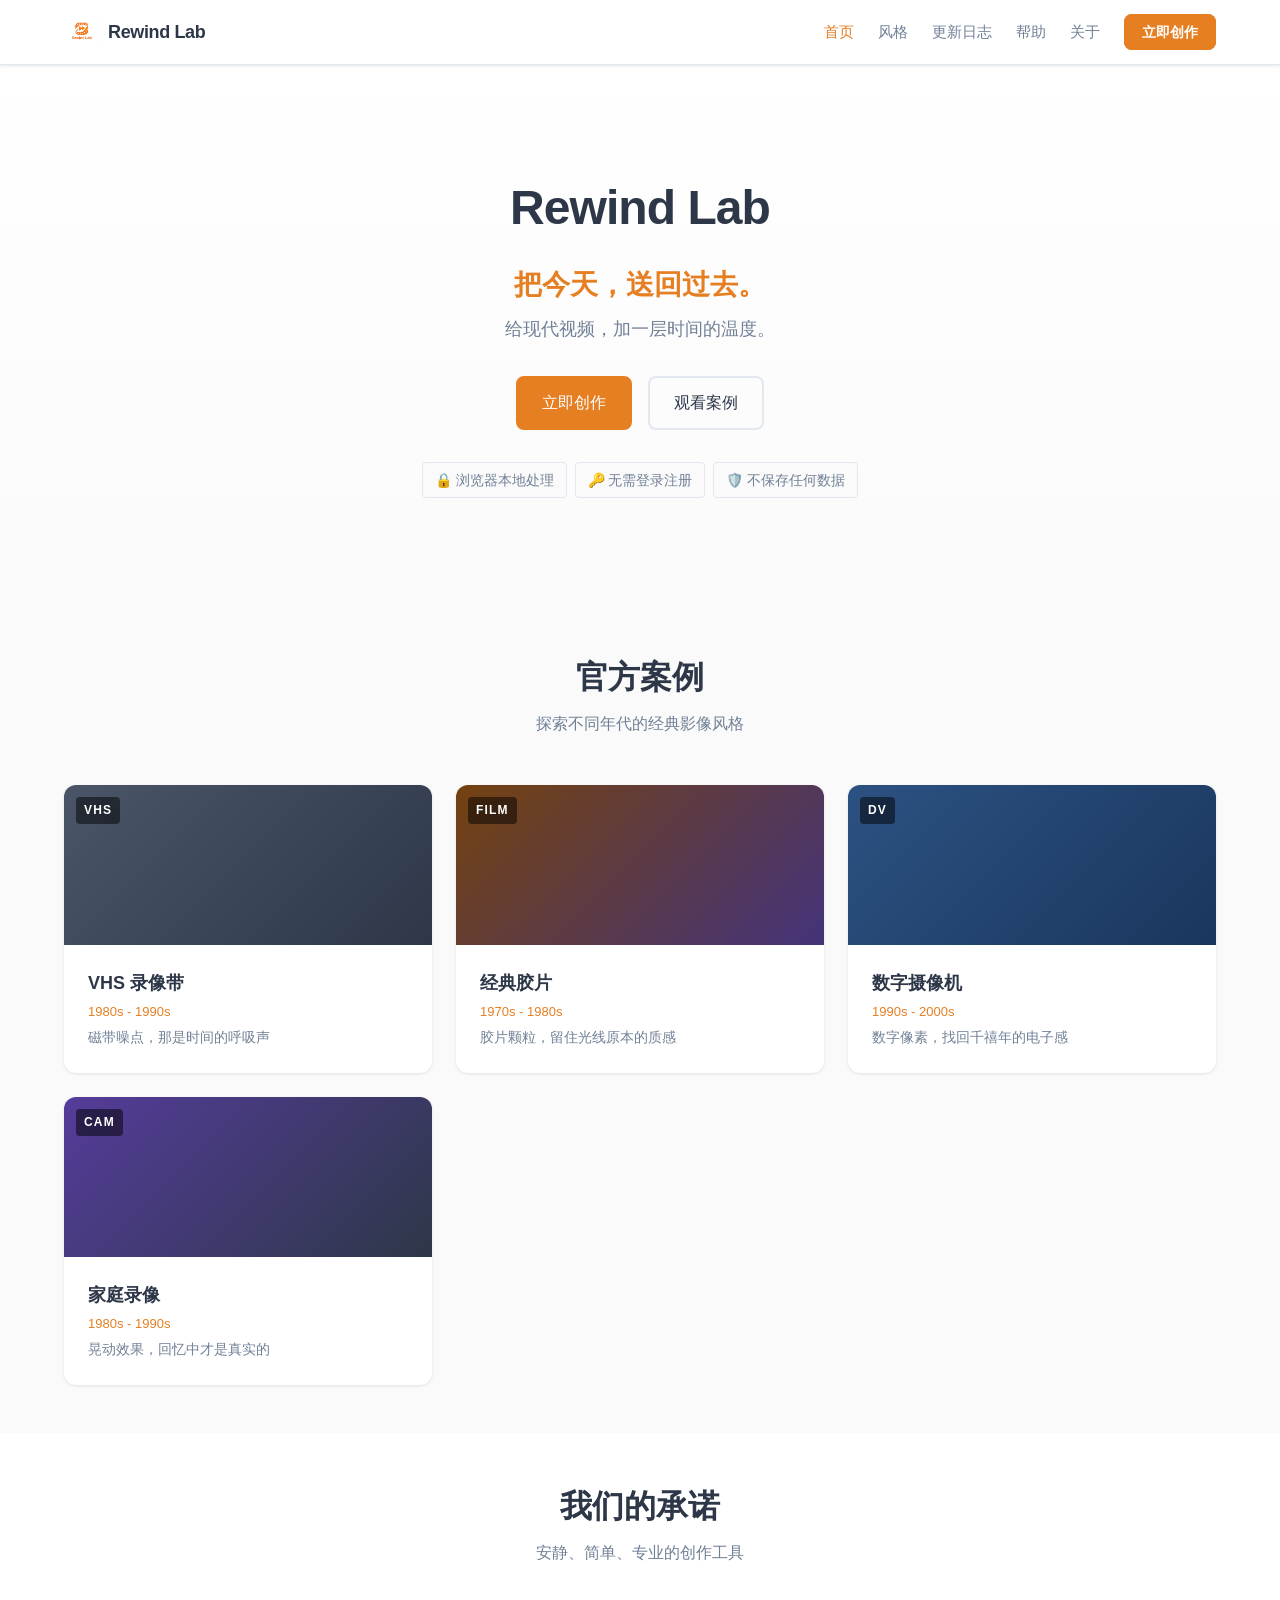
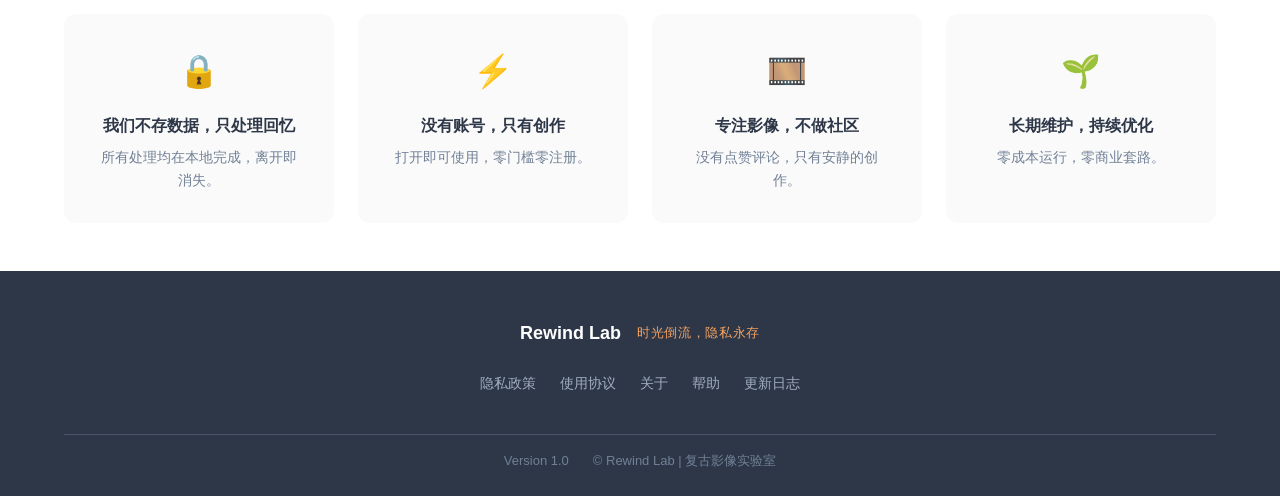
<file: index.html>
<!DOCTYPE html>
<html lang="zh-CN">
<head>
<meta charset="UTF-8">
<meta name="viewport" content="width=device-width, initial-scale=1.0">
<meta name="description" content="Rewind Lab - 把今天，送回过去。免费、隐私优先的复古视频处理工具。">
<title>Rewind Lab | 复古影像实验室</title>
<link rel="stylesheet" href="css/global.css">
<link rel="stylesheet" href="css/components/navbar.css">
<link rel="icon" href="assets/images/logo.jpg">
</head>
<body>

<nav class="navbar" id="navbar">
<div class="nav-container">
<div class="nav-brand">
<img src="assets/images/logo.jpg" alt="Rewind Lab Logo" class="nav-logo">
<span class="nav-title">Rewind Lab</span>
</div>
<ul class="nav-menu" id="navMenu">
<li><a href="index.html" class="nav-link active">首页</a></li>
<li><a href="styles.html" class="nav-link">风格</a></li>
<li><a href="changelog.html" class="nav-link">更新日志</a></li>
<li><a href="help.html" class="nav-link">帮助</a></li>
<li><a href="about.html" class="nav-link">关于</a></li>
<li><a href="create.html" class="nav-btn nav-btn-primary">立即创作</a></li>
</ul>
<button class="nav-toggle" id="navToggle" aria-label="菜单">
<span class="hamburger-line"></span>
<span class="hamburger-line"></span>
<span class="hamburger-line"></span>
</button>
</div>
</nav>

<section class="hero">
<div class="hero-container">
<h1 class="hero-title">Rewind Lab</h1>
<p class="hero-subtitle">把今天，送回过去。</p>
<p class="hero-description">给现代视频，加一层时间的温度。</p>
<div class="hero-cta">
<a href="create.html" class="btn btn-primary">立即创作</a>
<a href="#cases" class="btn btn-secondary">观看案例</a>
</div>
<div class="hero-badges">
<span class="badge">🔒 浏览器本地处理</span>
<span class="badge">🔑 无需登录注册</span>
<span class="badge">🛡️ 不保存任何数据</span>
</div>
</div>
</section>

<section class="cases" id="cases">
<div class="container">
<h2 class="section-title">官方案例</h2>
<p class="section-subtitle">探索不同年代的经典影像风格</p>
<div class="cases-grid">
<div class="case-card">
<div class="case-thumbnail" style="background:linear-gradient(135deg,#4a5568,#2d3748)">
<span class="case-label">VHS</span>
</div>
<div class="case-info">
<h3>VHS 录像带</h3>
<p class="case-era">1980s - 1990s</p>
<p class="case-features">磁带噪点，那是时间的呼吸声</p>
</div>
</div>
<div class="case-card">
<div class="case-thumbnail" style="background:linear-gradient(135deg,#744210,#44337a)">
<span class="case-label">FILM</span>
</div>
<div class="case-info">
<h3>经典胶片</h3>
<p class="case-era">1970s - 1980s</p>
<p class="case-features">胶片颗粒，留住光线原本的质感</p>
</div>
</div>
<div class="case-card">
<div class="case-thumbnail" style="background:linear-gradient(135deg,#2c5282,#1a365d)">
<span class="case-label">DV</span>
</div>
<div class="case-info">
<h3>数字摄像机</h3>
<p class="case-era">1990s - 2000s</p>
<p class="case-features">数字像素，找回千禧年的电子感</p>
</div>
</div>
<div class="case-card">
<div class="case-thumbnail" style="background:linear-gradient(135deg,#553c9a,#2d3748)">
<span class="case-label">CAM</span>
</div>
<div class="case-info">
<h3>家庭录像</h3>
<p class="case-era">1980s - 1990s</p>
<p class="case-features">晃动效果，回忆中才是真实的</p>
</div>
</div>
</div>
</div>
</section>

<section class="promises">
<div class="container">
<h2 class="section-title">我们的承诺</h2>
<p class="section-subtitle">安静、简单、专业的创作工具</p>
<div class="promises-grid">
<div class="promise-card">
<div class="promise-icon">🔒</div>
<h3>我们不存数据，只处理回忆</h3>
<p>所有处理均在本地完成，离开即消失。</p>
</div>
<div class="promise-card">
<div class="promise-icon">⚡</div>
<h3>没有账号，只有创作</h3>
<p>打开即可使用，零门槛零注册。</p>
</div>
<div class="promise-card">
<div class="promise-icon">🎞️</div>
<h3>专注影像，不做社区</h3>
<p>没有点赞评论，只有安静的创作。</p>
</div>
<div class="promise-card">
<div class="promise-icon">🌱</div>
<h3>长期维护，持续优化</h3>
<p>零成本运行，零商业套路。</p>
</div>
</div>
</div>
</section>

<footer class="footer">
<div class="container">
<div class="footer-content">
<div class="footer-brand">
<span>Rewind Lab</span>
<span class="footer-tagline">时光倒流，隐私永存</span>
</div>
<div class="footer-links">
<a href="privacy.html">隐私政策</a>
<a href="terms.html">使用协议</a>
<a href="about.html">关于</a>
<a href="help.html">帮助</a>
<a href="changelog.html">更新日志</a>
</div>
<div class="footer-meta">
<p>Version 1.0</p>
<p>© Rewind Lab | 复古影像实验室</p>
</div>
</div>
</div>
</footer>

<script src="js/modules/navbar.js"></script>
</body>
</html>
</file>
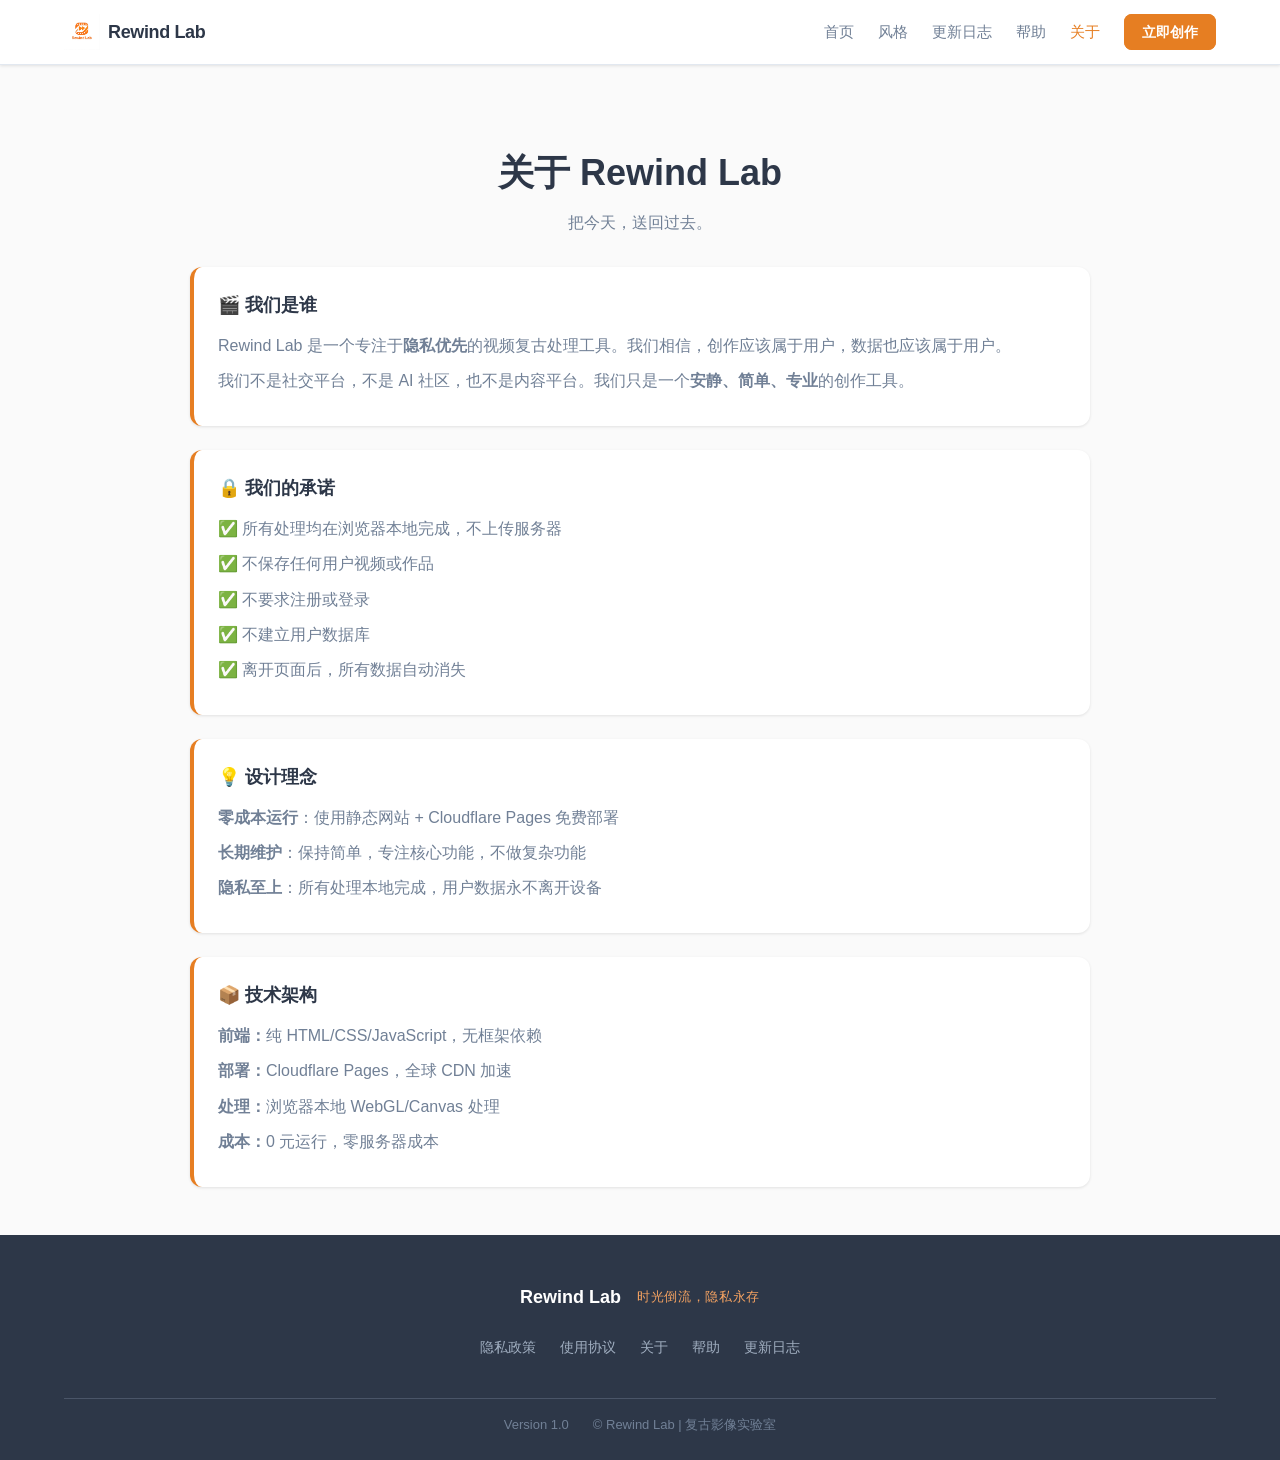
<file: about.html>
<!DOCTYPE html>
<html lang="zh-CN">
<head>
<meta charset="UTF-8">
<meta name="viewport" content="width=device-width, initial-scale=1.0">
<title>关于 Rewind Lab | 复古影像实验室</title>
<link rel="stylesheet" href="css/global.css">
<link rel="stylesheet" href="css/components/navbar.css">
<link rel="icon" href="assets/images/logo.jpg">
</head>
<body>

<nav class="navbar" id="navbar">
<div class="nav-container">
<div class="nav-brand">
<img src="assets/images/logo.jpg" alt="Rewind Lab Logo" class="nav-logo">
<span class="nav-title">Rewind Lab</span>
</div>
<ul class="nav-menu" id="navMenu">
<li><a href="index.html" class="nav-link">首页</a></li>
<li><a href="styles.html" class="nav-link">风格</a></li>
<li><a href="changelog.html" class="nav-link">更新日志</a></li>
<li><a href="help.html" class="nav-link">帮助</a></li>
<li><a href="about.html" class="nav-link active">关于</a></li>
<li><a href="create.html" class="nav-btn nav-btn-primary">立即创作</a></li>
</ul>
<button class="nav-toggle" id="navToggle"><span class="hamburger-line"></span><span class="hamburger-line"></span><span class="hamburger-line"></span></button>
</div>
</nav>

<main class="page-main">
<div class="container">
<div class="page-hero">
<h1>关于 Rewind Lab</h1>
<p>把今天，送回过去。</p>
</div>

<div class="page-content">

<div class="info-card">
<h2>🎬 我们是谁</h2>
<p>Rewind Lab 是一个专注于<strong>隐私优先</strong>的视频复古处理工具。我们相信，创作应该属于用户，数据也应该属于用户。</p>
<p>我们不是社交平台，不是 AI 社区，也不是内容平台。我们只是一个<strong>安静、简单、专业</strong>的创作工具。</p>
</div>

<div class="info-card">
<h2>🔒 我们的承诺</h2>
<ul style="list-style:none;padding:0">
<li>✅ 所有处理均在浏览器本地完成，不上传服务器</li>
<li>✅ 不保存任何用户视频或作品</li>
<li>✅ 不要求注册或登录</li>
<li>✅ 不建立用户数据库</li>
<li>✅ 离开页面后，所有数据自动消失</li>
</ul>
</div>

<div class="info-card">
<h2>💡 设计理念</h2>
<p><strong>零成本运行</strong>：使用静态网站 + Cloudflare Pages 免费部署</p>
<p><strong>长期维护</strong>：保持简单，专注核心功能，不做复杂功能</p>
<p><strong>隐私至上</strong>：所有处理本地完成，用户数据永不离开设备</p>
</div>

<div class="info-card">
<h2>📦 技术架构</h2>
<p><strong>前端：</strong>纯 HTML/CSS/JavaScript，无框架依赖</p>
<p><strong>部署：</strong>Cloudflare Pages，全球 CDN 加速</p>
<p><strong>处理：</strong>浏览器本地 WebGL/Canvas 处理</p>
<p><strong>成本：</strong>0 元运行，零服务器成本</p>
</div>

</div>
</div>
</main>

<footer class="footer">
<div class="container">
<div class="footer-content">
<div class="footer-brand">
<span>Rewind Lab</span>
<span class="footer-tagline">时光倒流，隐私永存</span>
</div>
<div class="footer-links">
<a href="privacy.html">隐私政策</a>
<a href="terms.html">使用协议</a>
<a href="about.html">关于</a>
<a href="help.html">帮助</a>
<a href="changelog.html">更新日志</a>
</div>
<div class="footer-meta">
<p>Version 1.0</p>
<p>© Rewind Lab | 复古影像实验室</p>
</div>
</div>
</div>
</footer>

<script src="js/modules/navbar.js"></script>
</body>
</html>
</file>
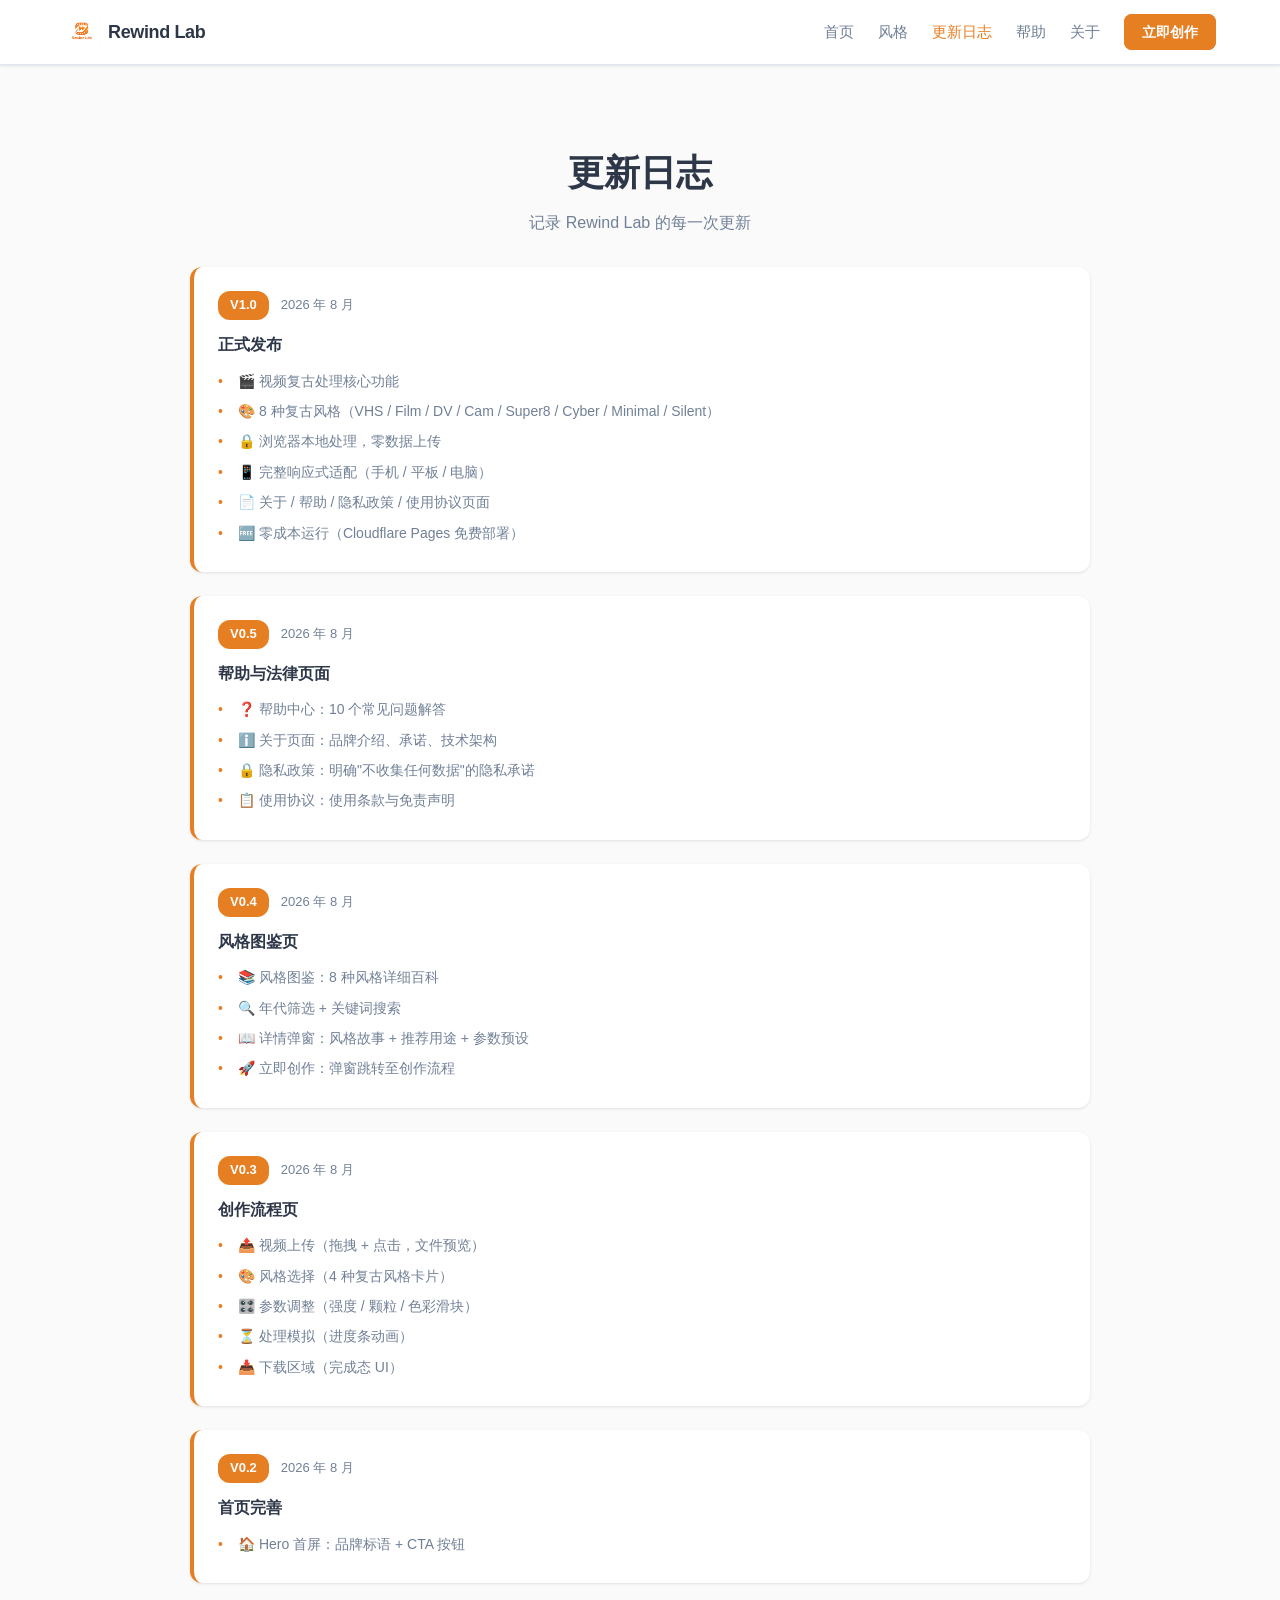
<file: changelog.html>
<!DOCTYPE html>
<html lang="zh-CN">
<head>
<meta charset="UTF-8">
<meta name="viewport" content="width=device-width, initial-scale=1.0">
<title>更新日志 | Rewind Lab</title>
<link rel="stylesheet" href="css/global.css">
<link rel="stylesheet" href="css/components/navbar.css">
<link rel="icon" href="assets/images/logo.jpg" type="image/jpg">
</head>
<body>

<nav class="navbar" id="navbar">
<div class="nav-container">
<div class="nav-brand">
<img src="assets/images/logo.jpg" alt="Rewind Lab Logo" class="nav-logo">
<span class="nav-title">Rewind Lab</span>
</div>
<ul class="nav-menu" id="navMenu">
<li><a href="index.html" class="nav-link">首页</a></li>
<li><a href="styles.html" class="nav-link">风格</a></li>
<li><a href="changelog.html" class="nav-link active">更新日志</a></li>
<li><a href="help.html" class="nav-link">帮助</a></li>
<li><a href="about.html" class="nav-link">关于</a></li>
<li><a href="create.html" class="nav-btn nav-btn-primary">立即创作</a></li>
</ul>
<button class="nav-toggle" id="navToggle"><span class="hamburger-line"></span><span class="hamburger-line"></span><span class="hamburger-line"></span></button>
</div>
</nav>

<main class="page-main">
<div class="container">
<div class="page-hero">
<h1>更新日志</h1>
<p>记录 Rewind Lab 的每一次更新</p>
</div>

<div class="page-content changelog-grid">

<div class="changelog-item">
<div class="changelog-version">
<span class="version-badge">V1.0</span>
<span class="version-date">2026 年 8 月</span>
</div>
<h3 class="changelog-title">正式发布</h3>
<ul class="changelog-list">
<li>🎬 视频复古处理核心功能</li>
<li>🎨 8 种复古风格（VHS / Film / DV / Cam / Super8 / Cyber / Minimal / Silent）</li>
<li>🔒 浏览器本地处理，零数据上传</li>
<li>📱 完整响应式适配（手机 / 平板 / 电脑）</li>
<li>📄 关于 / 帮助 / 隐私政策 / 使用协议页面</li>
<li>🆓 零成本运行（Cloudflare Pages 免费部署）</li>
</ul>
</div>

<div class="changelog-item">
<div class="changelog-version">
<span class="version-badge">V0.5</span>
<span class="version-date">2026 年 8 月</span>
</div>
<h3 class="changelog-title">帮助与法律页面</h3>
<ul class="changelog-list">
<li>❓ 帮助中心：10 个常见问题解答</li>
<li>ℹ️ 关于页面：品牌介绍、承诺、技术架构</li>
<li>🔒 隐私政策：明确"不收集任何数据"的隐私承诺</li>
<li>📋 使用协议：使用条款与免责声明</li>
</ul>
</div>

<div class="changelog-item">
<div class="changelog-version">
<span class="version-badge">V0.4</span>
<span class="version-date">2026 年 8 月</span>
</div>
<h3 class="changelog-title">风格图鉴页</h3>
<ul class="changelog-list">
<li>📚 风格图鉴：8 种风格详细百科</li>
<li>🔍 年代筛选 + 关键词搜索</li>
<li>📖 详情弹窗：风格故事 + 推荐用途 + 参数预设</li>
<li>🚀 立即创作：弹窗跳转至创作流程</li>
</ul>
</div>

<div class="changelog-item">
<div class="changelog-version">
<span class="version-badge">V0.3</span>
<span class="version-date">2026 年 8 月</span>
</div>
<h3 class="changelog-title">创作流程页</h3>
<ul class="changelog-list">
<li>📤 视频上传（拖拽 + 点击，文件预览）</li>
<li>🎨 风格选择（4 种复古风格卡片）</li>
<li>🎛️ 参数调整（强度 / 颗粒 / 色彩滑块）</li>
<li>⏳ 处理模拟（进度条动画）</li>
<li>📥 下载区域（完成态 UI）</li>
</ul>
</div>

<div class="changelog-item">
<div class="changelog-version">
<span class="version-badge">V0.2</span>
<span class="version-date">2026 年 8 月</span>
</div>
<h3 class="changelog-title">首页完善</h3>
<ul class="changelog-list">
<li>🏠 Hero 首屏：品牌标语 + CTA 按钮</li>
</ul>
</div>
</file>
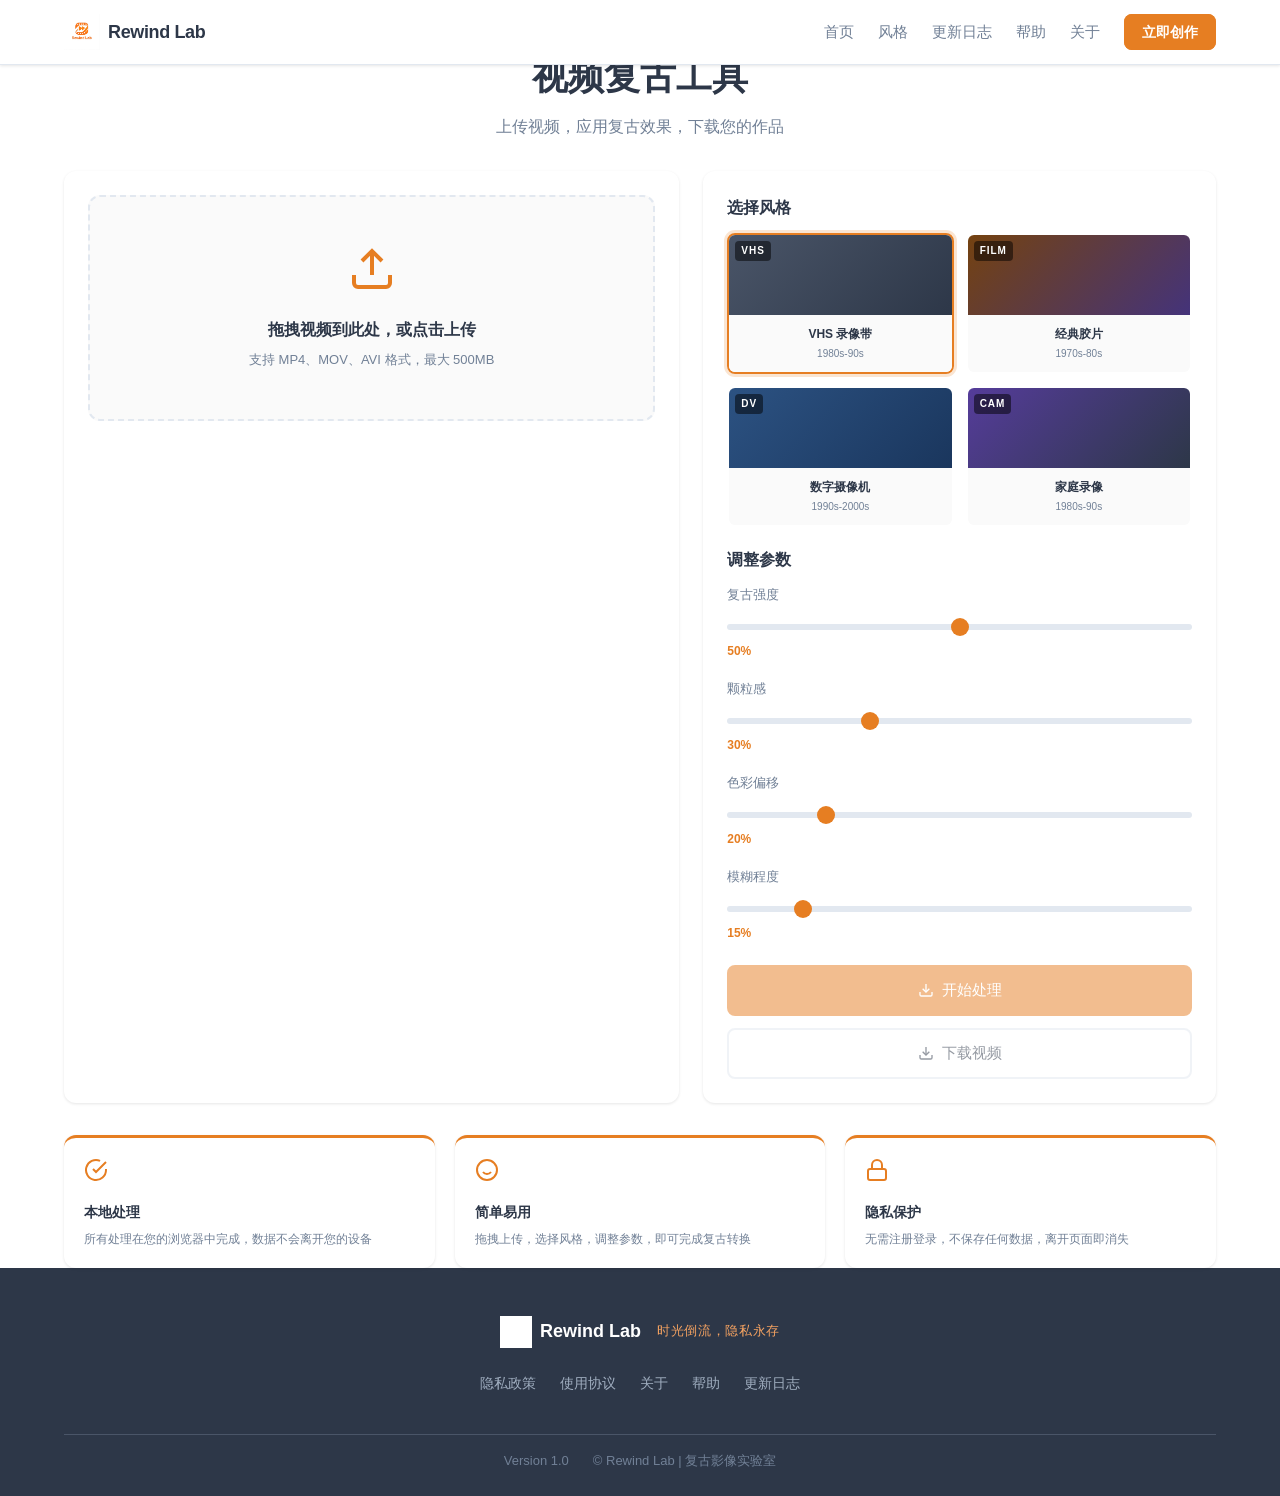
<file: create.html>
<!DOCTYPE html>
<html lang="zh-CN">
<head>
<meta charset="UTF-8">
<meta name="viewport" content="width=device-width, initial-scale=1.0">
<title>创建 | Rewind Lab - 复古视频工具</title>
<link rel="stylesheet" href="css/global.css">
<link rel="stylesheet" href="css/components/navbar.css">
<link rel="stylesheet" href="css/components/create.css">
<link rel="icon" href="assets/images/logo.jpg">
</head>
<body>

<nav class="navbar" id="navbar">
<div class="nav-container">
<div class="nav-brand">
<img src="assets/images/logo.jpg" alt="Rewind Lab Logo" class="nav-logo">
<span class="nav-title">Rewind Lab</span>
</div>
<ul class="nav-menu" id="navMenu">
<li><a href="index.html" class="nav-link">首页</a></li>
<li><a href="styles.html" class="nav-link">风格</a></li>
<li><a href="changelog.html" class="nav-link">更新日志</a></li>
<li><a href="help.html" class="nav-link">帮助</a></li>
<li><a href="about.html" class="nav-link">关于</a></li>
<li><a href="create.html" class="nav-btn nav-btn-primary">立即创作</a></li>
</ul>
<button class="nav-toggle" id="navToggle"><span class="hamburger-line"></span><span class="hamburger-line"></span><span class="hamburger-line"></span></button>
</div>
</nav>

<main class="create-main">
<div class="container">
<div class="page-hero">
<h1>视频复古工具</h1>
<p>上传视频，应用复古效果，下载您的作品</p>
</div>

<div class="create-workspace">
<div class="workspace-left">

<div class="upload-zone" id="uploadZone">
<div class="upload-icon">
<svg width="48" height="48" viewBox="0 0 24 24" fill="none" stroke="currentColor" stroke-width="2">
<path d="M21 15v4a2 2 0 0 1-2 2H5a2 2 0 0 1-2-2v-4"/>
<polyline points="17 8 12 3 7 8"/>
<line x1="12" y1="3" x2="12" y2="15"/>
</svg>
</div>
<p class="upload-text">拖拽视频到此处，或点击上传</p>
<p class="upload-hint">支持 MP4、MOV、AVI 格式，最大 500MB</p>
<input type="file" id="fileInput" accept="video/*" hidden>
</div>

<div class="file-info hidden" id="fileInfo">
<div class="file-header">
<svg width="24" height="24" viewBox="0 0 24 24" fill="none" stroke="currentColor" stroke-width="2">
<rect x="2" y="2" width="20" height="20" rx="2.18"/>
<path d="M16 11.37V4a2 2 0 0 0-2-2h-4a2 2 0 0 0-2 2v7.37"/>
</svg>
<span id="fileName">video.mp4</span>
</div>
<div class="file-meta">
<span id="fileSize">12.5 MB</span>
<span id="fileDuration">00:30</span>
<button class="btn-sm btn-outline" id="removeFile">移除</button>
</div>
</div>

<div class="preview-section hidden" id="previewSection">
<h3>预览</h3>
<div class="preview-container">
<video id="previewVideo" controls style="width:100%;height:100%;object-fit:contain;background:#000"></video>
</div>
</div>
</div>

<div class="workspace-right">
<div class="style-selector">
<h3>选择风格</h3>
<div class="style-grid">
<div class="style-card selected" data-style="vhs">
<div class="style-thumbnail" style="background:linear-gradient(135deg,#4a5568,#2d3748)"><span class="case-label">VHS</span></div>
<div class="style-info"><h4>VHS 录像带</h4><p>1980s-90s</p></div>
</div>
<div class="style-card" data-style="film">
<div class="style-thumbnail" style="background:linear-gradient(135deg,#744210,#44337a)"><span class="case-label">FILM</span></div>
<div class="style-info"><h4>经典胶片</h4><p>1970s-80s</p></div>
</div>
<div class="style-card" data-style="dv">
<div class="style-thumbnail" style="background:linear-gradient(135deg,#2c5282,#1a365d)"><span class="case-label">DV</span></div>
<div class="style-info"><h4>数字摄像机</h4><p>1990s-2000s</p></div>
</div>
<div class="style-card" data-style="cam">
<div class="style-thumbnail" style="background:linear-gradient(135deg,#553c9a,#2d3748)"><span class="case-label">CAM</span></div>
<div class="style-info"><h4>家庭录像</h4><p>1980s-90s</p></div>
</div>
</div>
</div>

<div class="param-panel">
<h3>调整参数</h3>
<div class="param-group"><label>复古强度</label><input type="range" min="0" max="100" value="50" class="slider" id="intensity"><span class="slider-value">50%</span></div>
<div class="param-group"><label>颗粒感</label><input type="range" min="0" max="100" value="30" class="slider" id="grain"><span class="slider-value">30%</span></div>
<div class="param-group"><label>色彩偏移</label><input type="range" min="0" max="100" value="20" class="slider" id="colorShift"><span class="slider-value">20%</span></div>
<div class="param-group"><label>模糊程度</label><input type="range" min="0" max="100" value="15" class="slider" id="blur"><span class="slider-value">15%</span></div>
</div>

<div class="action-panel">
<button class="btn btn-primary btn-lg" id="processBtn" disabled>
<svg width="16" height="16" viewBox="0 0 24 24" fill="none" stroke="currentColor" stroke-width="2">
<path d="M21 15v4a2 2 0 0 1-2 2H5a2 2 0 0 1-2-2v-4"/>
<polyline points="7 10 12 15 17 10"/>
<line x1="12" y1="15" x2="12" y2="3"/>
</svg>
开始处理
</button>
<button class="btn btn-secondary btn-lg" id="downloadBtn" disabled>
<svg width="16" height="16" viewBox="0 0 24 24" fill="none" stroke="currentColor" stroke-width="2">
<path d="M21 15v4a2 2 0 0 1-2 2H5a2 2 0 0 1-2-2v-4"/>
<polyline points="7 10 12 15 17 10"/>
<line x1="12" y1="15" x2="12" y2="3"/>
</svg>
下载视频
</button>
</div>

<div class="progress-section hidden" id="progressSection">
<div class="progress-header"><span>处理中...</span><span id="progressPercent">0%</span></div>
<div class="progress-bar"><div class="progress-fill" id="progressFill"></div></div>
<p class="progress-status" id="progressStatus">正在初始化...</p>
</div>

<div class="process-info hidden" id="processInfo">
<p>💡 处理完全在您的浏览器中进行，视频不会上传到服务器</p>
<p>⏱️ 预计时间：<span id="estimatedTime">约1分钟</span></p>
<p>📁 输出格式：WebM</p>
<p>⚠️ 处理过程中请勿离开页面</p>
</div>
</div>
</div>

<div class="create-features">
<div class="feature-card">
<svg width="24" height="24" viewBox="0 0 24 24" fill="none" stroke="currentColor" stroke-width="2"><path d="M22 11.08V12a10 10 0 1 1-5.93-9.14"/><polyline points="22 4 12 14.01 9 11.01"/></svg>
<h4>本地处理</h4><p>所有处理在您的浏览器中完成，数据不会离开您的设备</p>
</div>
<div class="feature-card">
<svg width="24" height="24" viewBox="0 0 24 24" fill="none" stroke="currentColor" stroke-width="2"><circle cx="12" cy="12" r="10"/><path d="M8 14s1.5 2 4 2 4-2 4-2"/></svg>
<h4>简单易用</h4><p>拖拽上传，选择风格，调整参数，即可完成复古转换</p>
</div>
<div class="feature-card">
<svg width="24" height="24" viewBox="0 0 24 24" fill="none" stroke="currentColor" stroke-width="2"><rect x="3" y="11" width="18" height="11" rx="2" ry="2"/><path d="M7 11V7a5 5 0 0 1 10 0v4"/></svg>
<h4>隐私保护</h4><p>无需注册登录，不保存任何数据，离开页面即消失</p>
</div>
</div>
</div>
</main>

<footer class="footer">
<div class="container">
<div class="footer-content">
<div class="footer-brand">
<img src="assets/images/logo.jpg" alt="Rewind Lab" class="footer-logo">
<span>Rewind Lab</span>
<span class="footer-tagline">时光倒流，隐私永存</span>
</div>
<div class="footer-links">
<a href="privacy.html">隐私政策</a><a href="terms.html">使用协议</a><a href="about.html">关于</a><a href="help.html">帮助</a><a href="changelog.html">更新日志</a>
</div>
<div class="footer-meta"><p>Version 1.0</p><p>© Rewind Lab | 复古影像实验室</p></div>
</div>
</div>
</footer>

<script src="js/modules/navbar.js"></script>
<script src="js/modules/create.js"></script>
</body>
</html>
</file>
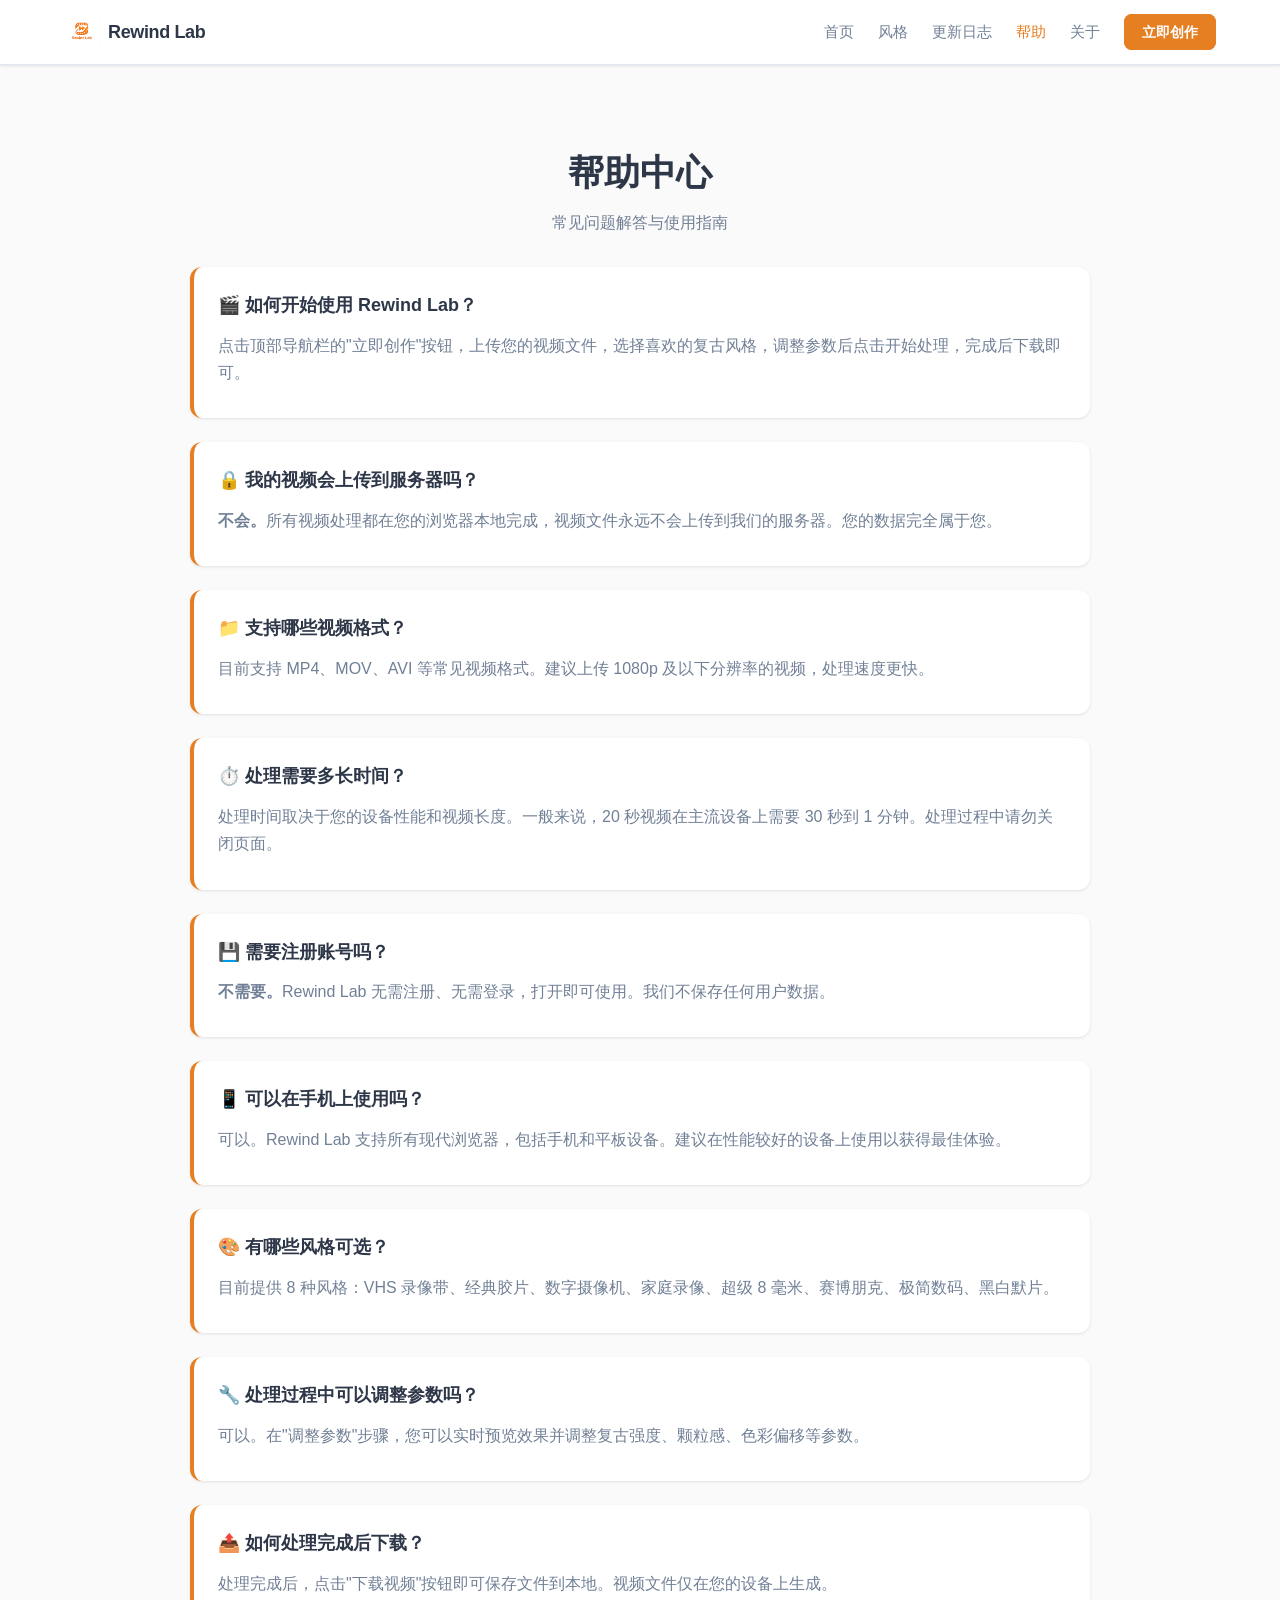
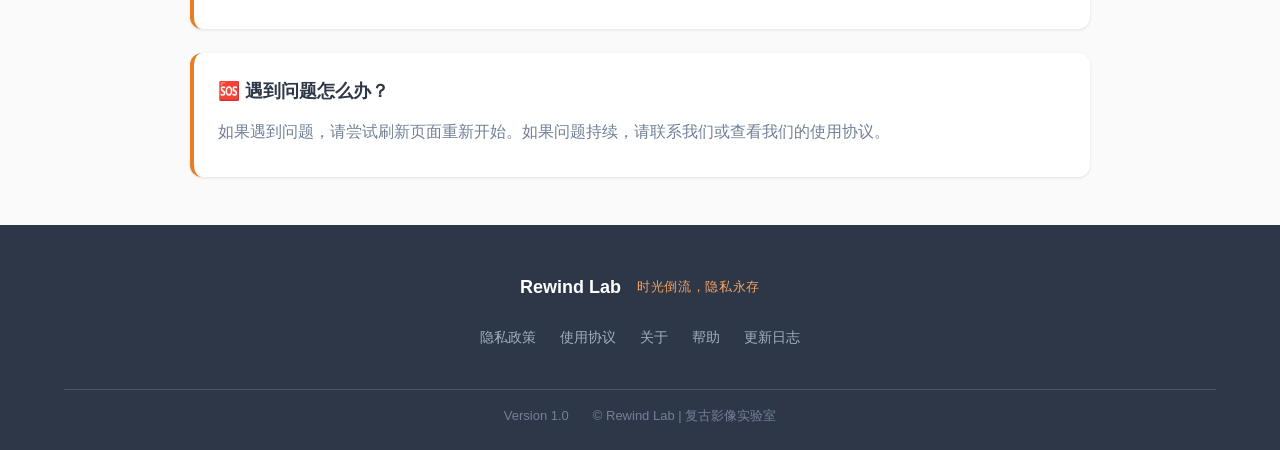
<file: help.html>
<!DOCTYPE html>
<html lang="zh-CN">
<head>
<meta charset="UTF-8">
<meta name="viewport" content="width=device-width, initial-scale=1.0">
<title>帮助中心 | Rewind Lab</title>
<link rel="stylesheet" href="css/global.css">
<link rel="stylesheet" href="css/components/navbar.css">
<link rel="icon" href="assets/images/logo.jpg">
</head>
<body>

<nav class="navbar" id="navbar">
<div class="nav-container">
<div class="nav-brand">
<img src="assets/images/logo.jpg" alt="Rewind Lab Logo" class="nav-logo">
<span class="nav-title">Rewind Lab</span>
</div>
<ul class="nav-menu" id="navMenu">
<li><a href="index.html" class="nav-link">首页</a></li>
<li><a href="styles.html" class="nav-link">风格</a></li>
<li><a href="changelog.html" class="nav-link">更新日志</a></li>
<li><a href="help.html" class="nav-link active">帮助</a></li>
<li><a href="about.html" class="nav-link">关于</a></li>
<li><a href="create.html" class="nav-btn nav-btn-primary">立即创作</a></li>
</ul>
<button class="nav-toggle" id="navToggle"><span class="hamburger-line"></span><span class="hamburger-line"></span><span class="hamburger-line"></span></button>
</div>
</nav>

<main class="page-main">
<div class="container">
<div class="page-hero">
<h1>帮助中心</h1>
<p>常见问题解答与使用指南</p>
</div>

<div class="page-content">

<div class="info-card">
<h2>🎬 如何开始使用 Rewind Lab？</h2>
<p>点击顶部导航栏的"立即创作"按钮，上传您的视频文件，选择喜欢的复古风格，调整参数后点击开始处理，完成后下载即可。</p>
</div>

<div class="info-card">
<h2>🔒 我的视频会上传到服务器吗？</h2>
<p><strong>不会。</strong>所有视频处理都在您的浏览器本地完成，视频文件永远不会上传到我们的服务器。您的数据完全属于您。</p>
</div>

<div class="info-card">
<h2>📁 支持哪些视频格式？</h2>
<p>目前支持 MP4、MOV、AVI 等常见视频格式。建议上传 1080p 及以下分辨率的视频，处理速度更快。</p>
</div>

<div class="info-card">
<h2>⏱️ 处理需要多长时间？</h2>
<p>处理时间取决于您的设备性能和视频长度。一般来说，20 秒视频在主流设备上需要 30 秒到 1 分钟。处理过程中请勿关闭页面。</p>
</div>

<div class="info-card">
<h2>💾 需要注册账号吗？</h2>
<p><strong>不需要。</strong>Rewind Lab 无需注册、无需登录，打开即可使用。我们不保存任何用户数据。</p>
</div>

<div class="info-card">
<h2>📱 可以在手机上使用吗？</h2>
<p>可以。Rewind Lab 支持所有现代浏览器，包括手机和平板设备。建议在性能较好的设备上使用以获得最佳体验。</p>
</div>

<div class="info-card">
<h2>🎨 有哪些风格可选？</h2>
<p>目前提供 8 种风格：VHS 录像带、经典胶片、数字摄像机、家庭录像、超级 8 毫米、赛博朋克、极简数码、黑白默片。</p>
</div>

<div class="info-card">
<h2>🔧 处理过程中可以调整参数吗？</h2>
<p>可以。在"调整参数"步骤，您可以实时预览效果并调整复古强度、颗粒感、色彩偏移等参数。</p>
</div>

<div class="info-card">
<h2>📤 如何处理完成后下载？</h2>
<p>处理完成后，点击"下载视频"按钮即可保存文件到本地。视频文件仅在您的设备上生成。</p>
</div>

<div class="info-card">
<h2>🆘 遇到问题怎么办？</h2>
<p>如果遇到问题，请尝试刷新页面重新开始。如果问题持续，请联系我们或查看我们的使用协议。</p>
</div>

</div>
</div>
</main>

<footer class="footer">
<div class="container">
<div class="footer-content">
<div class="footer-brand">
<span>Rewind Lab</span>
<span class="footer-tagline">时光倒流，隐私永存</span>
</div>
<div class="footer-links">
<a href="privacy.html">隐私政策</a>
<a href="terms.html">使用协议</a>
<a href="about.html">关于</a>
<a href="help.html">帮助</a>
<a href="changelog.html">更新日志</a>
</div>
<div class="footer-meta">
<p>Version 1.0</p>
<p>© Rewind Lab | 复古影像实验室</p>
</div>
</div>
</div>
</footer>

<script src="js/modules/navbar.js"></script>
</body>
</html>
</file>
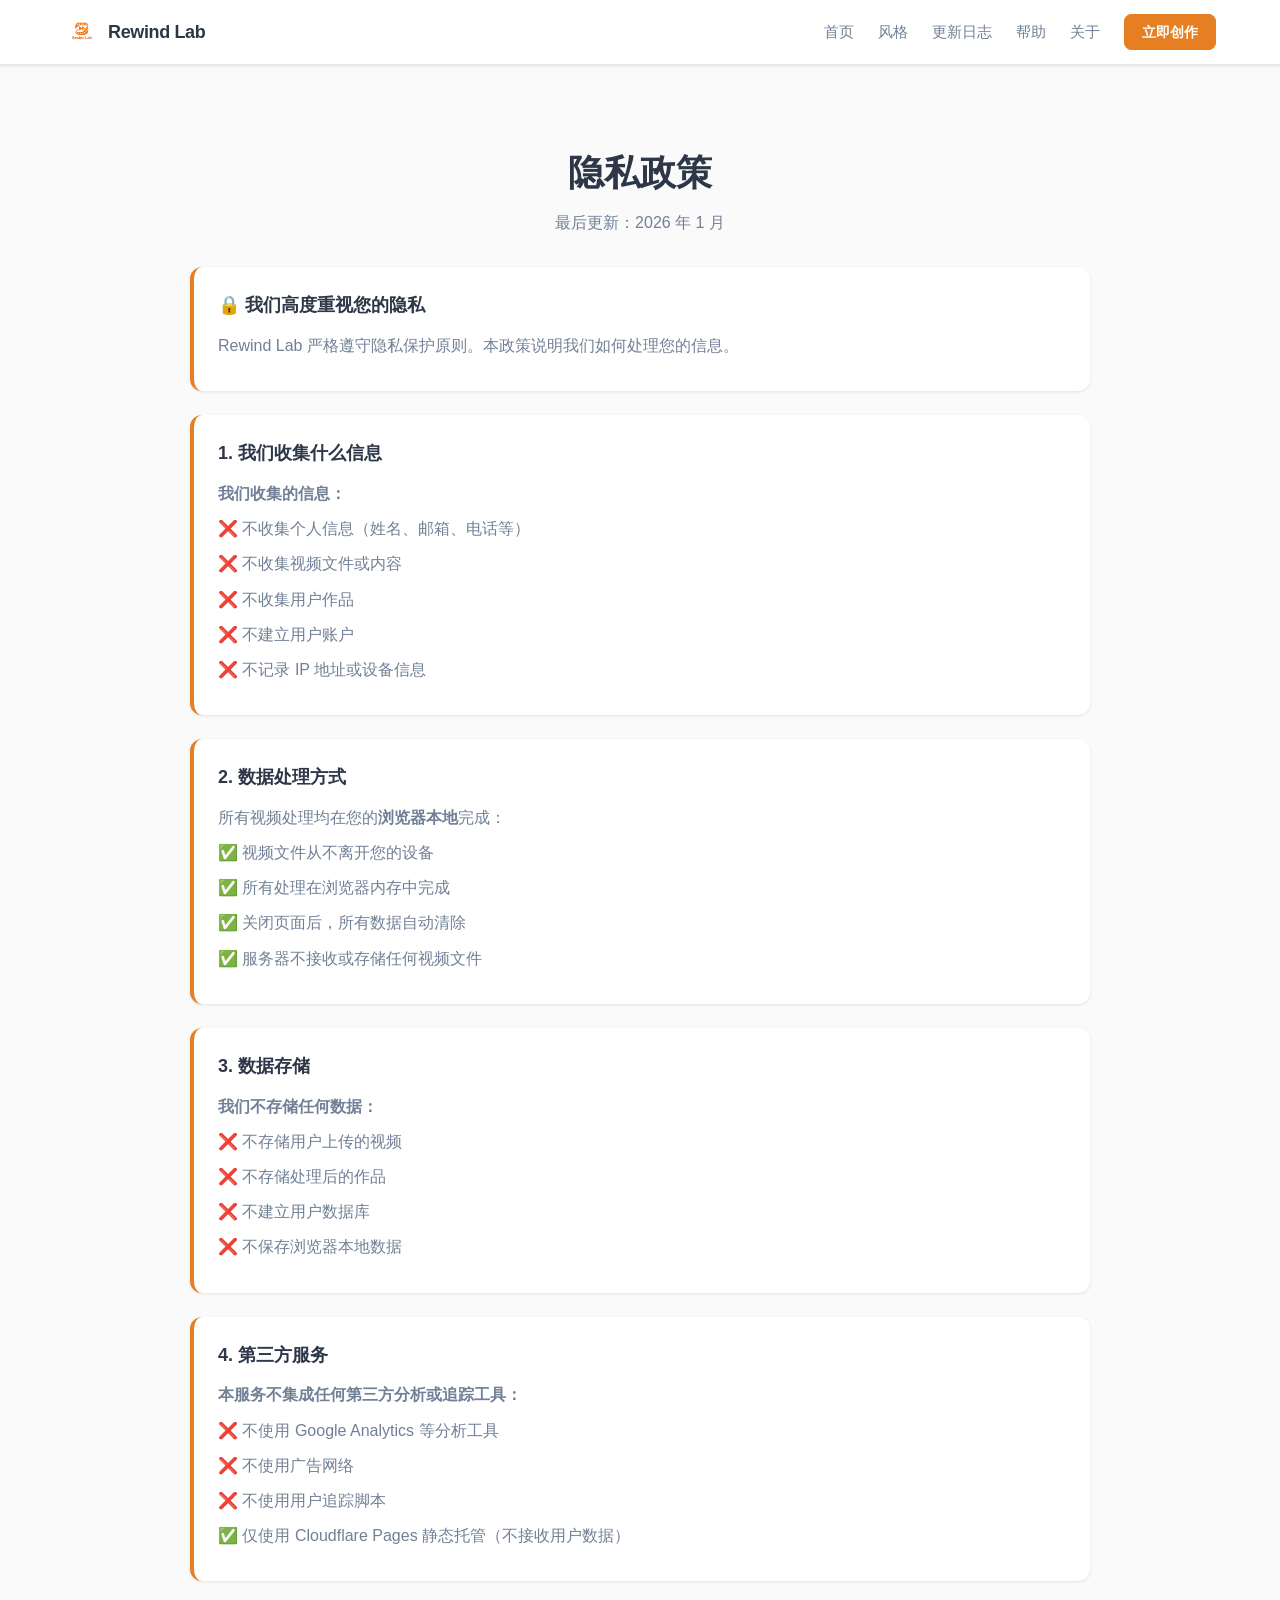
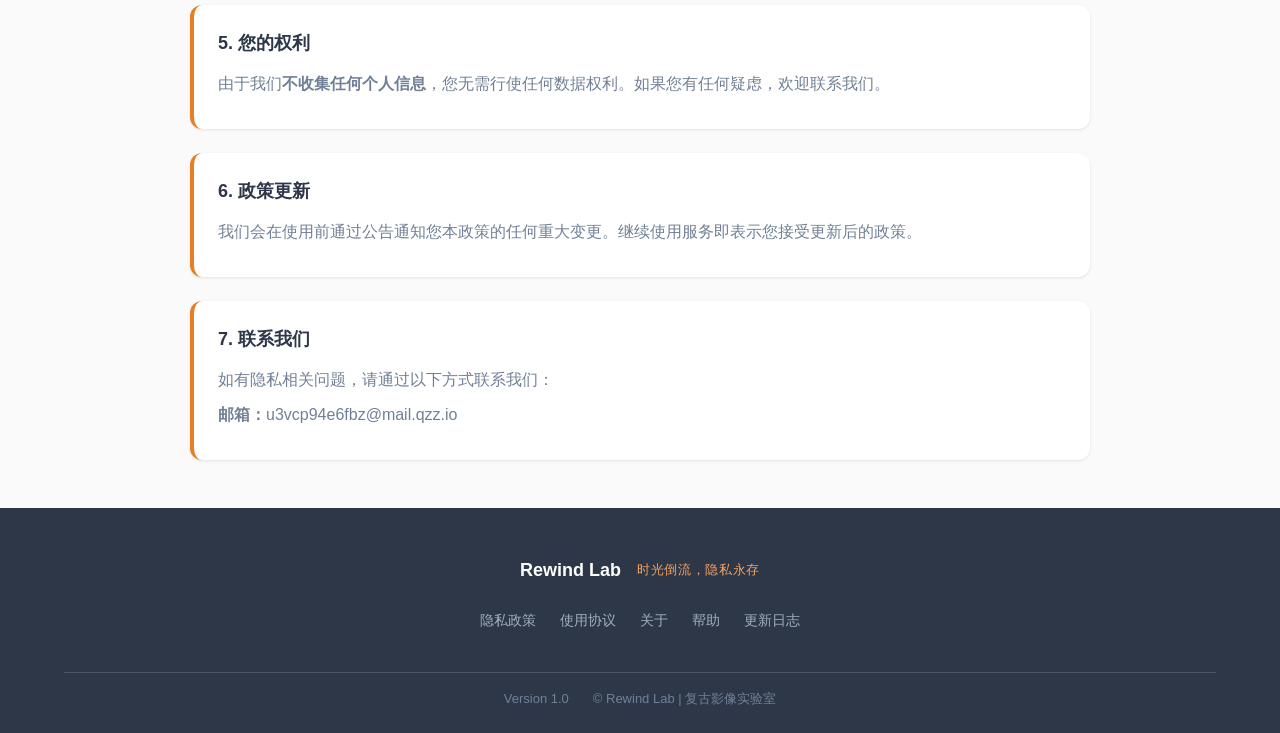
<file: privacy.html>
<!DOCTYPE html>
<html lang="zh-CN">
<head>
<meta charset="UTF-8">
<meta name="viewport" content="width=device-width, initial-scale=1.0">
<title>隐私政策 | Rewind Lab</title>
<link rel="stylesheet" href="css/global.css">
<link rel="stylesheet" href="css/components/navbar.css">
<link rel="icon" href="assets/images/logo.jpg">
</head>
<body>

<nav class="navbar" id="navbar">
<div class="nav-container">
<div class="nav-brand">
<img src="assets/images/logo.jpg" alt="Rewind Lab Logo" class="nav-logo">
<span class="nav-title">Rewind Lab</span>
</div>
<ul class="nav-menu" id="navMenu">
<li><a href="index.html" class="nav-link">首页</a></li>
<li><a href="styles.html" class="nav-link">风格</a></li>
<li><a href="changelog.html" class="nav-link">更新日志</a></li>
<li><a href="help.html" class="nav-link">帮助</a></li>
<li><a href="about.html" class="nav-link">关于</a></li>
<li><a href="create.html" class="nav-btn nav-btn-primary">立即创作</a></li>
</ul>
<button class="nav-toggle" id="navToggle"><span class="hamburger-line"></span><span class="hamburger-line"></span><span class="hamburger-line"></span></button>
</div>
</nav>

<main class="page-main">
<div class="container">
<div class="page-hero">
<h1>隐私政策</h1>
<p>最后更新：2026 年 1 月</p>
</div>

<div class="page-content">

<div class="info-card">
<h2>🔒 我们高度重视您的隐私</h2>
<p>Rewind Lab 严格遵守隐私保护原则。本政策说明我们如何处理您的信息。</p>
</div>

<div class="info-card">
<h2>1. 我们收集什么信息</h2>
<p><strong>我们收集的信息：</strong></p>
<ul style="list-style:none;padding:0;margin:0">
<li>❌ 不收集个人信息（姓名、邮箱、电话等）</li>
<li>❌ 不收集视频文件或内容</li>
<li>❌ 不收集用户作品</li>
<li>❌ 不建立用户账户</li>
<li>❌ 不记录 IP 地址或设备信息</li>
</ul>
</div>

<div class="info-card">
<h2>2. 数据处理方式</h2>
<p>所有视频处理均在您的<strong>浏览器本地</strong>完成：</p>
<ul style="list-style:none;padding:0;margin:0">
<li>✅ 视频文件从不离开您的设备</li>
<li>✅ 所有处理在浏览器内存中完成</li>
<li>✅ 关闭页面后，所有数据自动清除</li>
<li>✅ 服务器不接收或存储任何视频文件</li>
</ul>
</div>

<div class="info-card">
<h2>3. 数据存储</h2>
<p><strong>我们不存储任何数据：</strong></p>
<ul style="list-style:none;padding:0;margin:0">
<li>❌ 不存储用户上传的视频</li>
<li>❌ 不存储处理后的作品</li>
<li>❌ 不建立用户数据库</li>
<li>❌ 不保存浏览器本地数据</li>
</ul>
</div>

<div class="info-card">
<h2>4. 第三方服务</h2>
<p><strong>本服务不集成任何第三方分析或追踪工具：</strong></p>
<ul style="list-style:none;padding:0;margin:0">
<li>❌ 不使用 Google Analytics 等分析工具</li>
<li>❌ 不使用广告网络</li>
<li>❌ 不使用用户追踪脚本</li>
<li>✅ 仅使用 Cloudflare Pages 静态托管（不接收用户数据）</li>
</ul>
</div>

<div class="info-card">
<h2>5. 您的权利</h2>
<p>由于我们<strong>不收集任何个人信息</strong>，您无需行使任何数据权利。如果您有任何疑虑，欢迎联系我们。</p>
</div>

<div class="info-card">
<h2>6. 政策更新</h2>
<p>我们会在使用前通过公告通知您本政策的任何重大变更。继续使用服务即表示您接受更新后的政策。</p>
</div>

<div class="info-card">
<h2>7. 联系我们</h2>
<p>如有隐私相关问题，请通过以下方式联系我们：</p>
<p><strong>邮箱：</strong>u3vcp94e6fbz@mail.qzz.io</p>
</div>

</div>
</div>
</main>

<footer class="footer">
<div class="container">
<div class="footer-content">
<div class="footer-brand">
<span>Rewind Lab</span>
<span class="footer-tagline">时光倒流，隐私永存</span>
</div>
<div class="footer-links">
<a href="privacy.html">隐私政策</a>
<a href="terms.html">使用协议</a>
<a href="about.html">关于</a>
<a href="help.html">帮助</a>
<a href="changelog.html">更新日志</a>
</div>
<div class="footer-meta">
<p>Version 1.0</p>
<p>© Rewind Lab | 复古影像实验室</p>
</div>
</div>
</div>
</footer>

<script src="js/modules/navbar.js"></script>
</body>
</html>
</file>
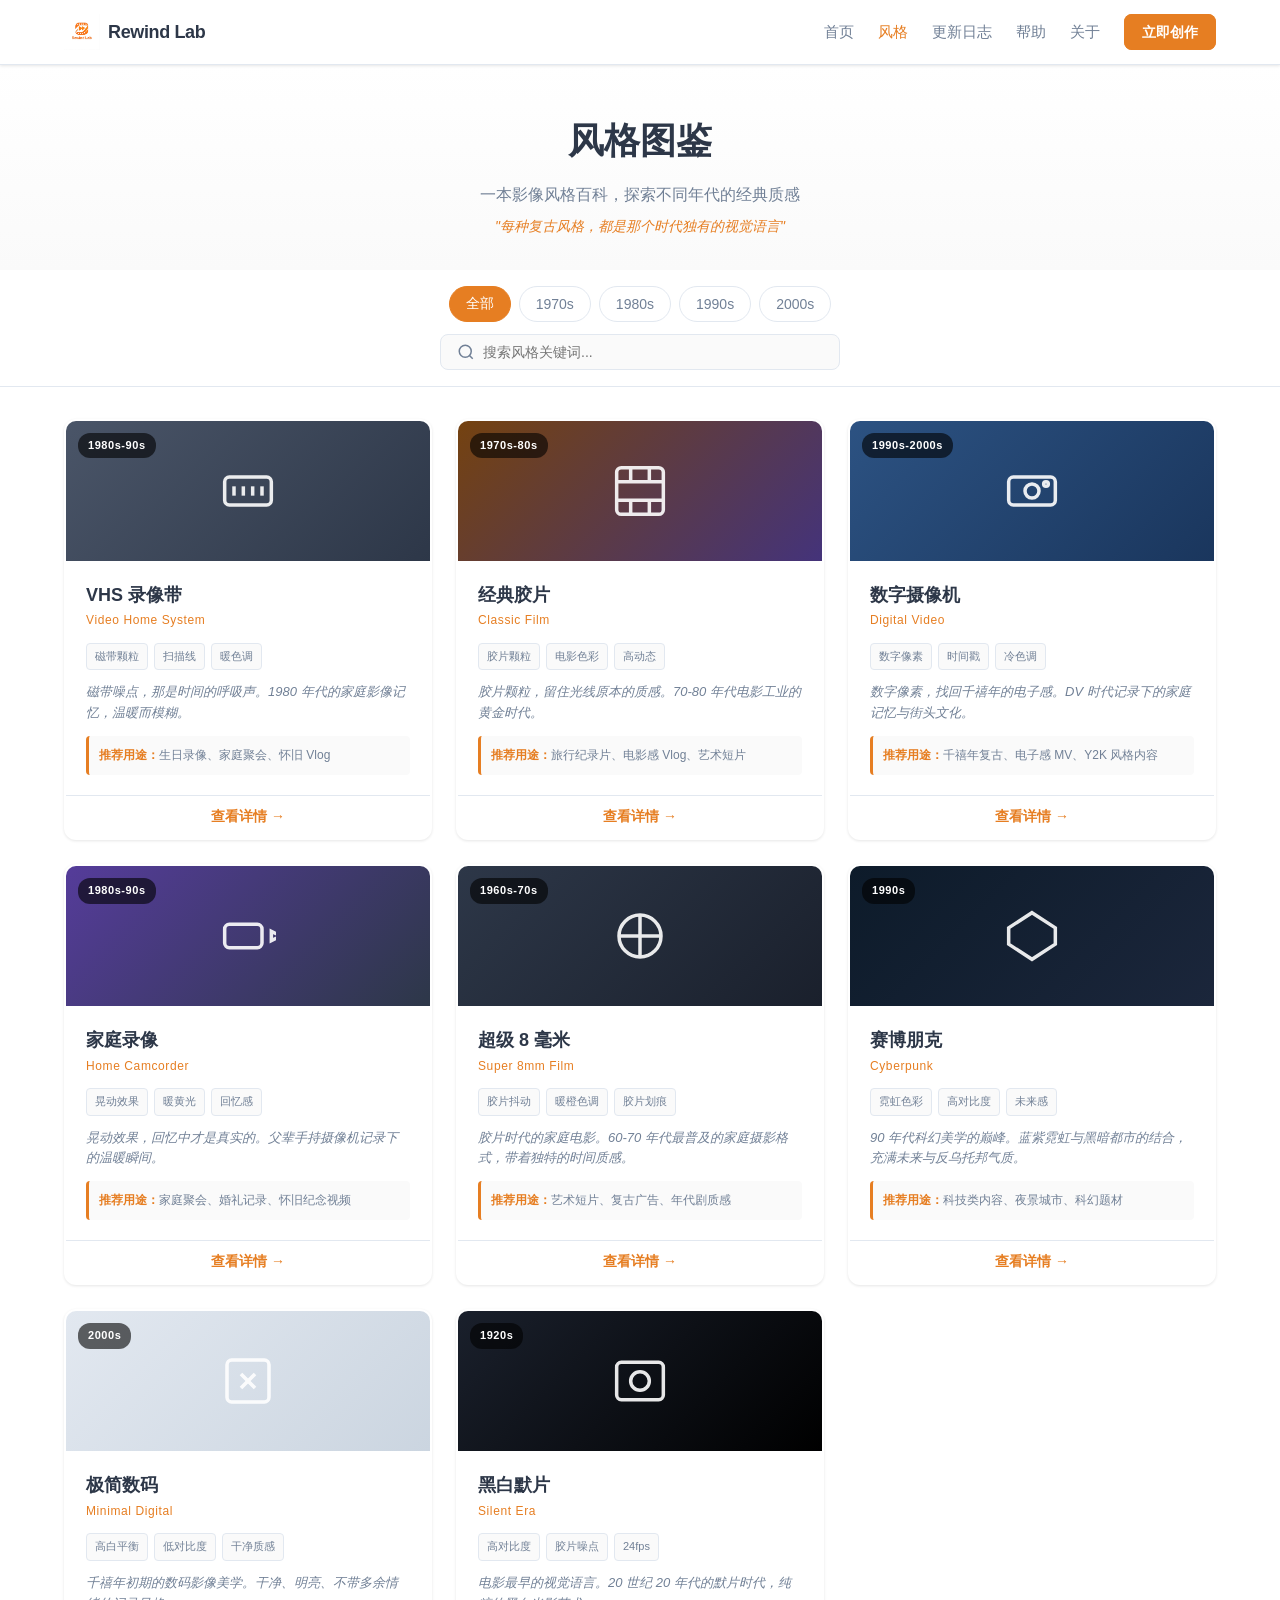
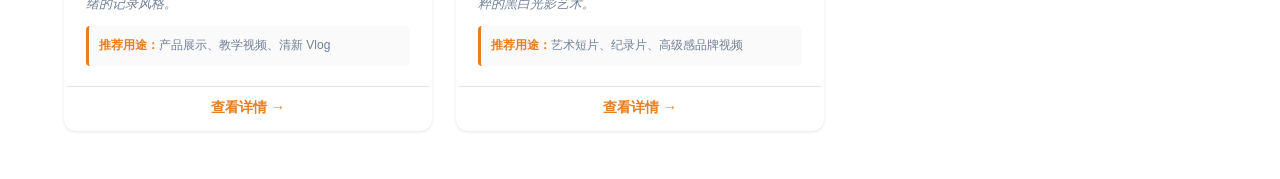
<file: styles.html>
<!DOCTYPE html>
<html lang="zh-CN">
<head>
    <meta charset="UTF-8">
    <meta name="viewport" content="width=device-width, initial-scale=1.0">
    <meta name="description" content="Rewind Lab 风格图鉴 - 探索不同年代的经典影像风格。">
    <title>风格图鉴 | Rewind Lab</title>
    <link rel="stylesheet" href="css/global.css">
    <link rel="stylesheet" href="css/components/navbar.css">
    <link rel="stylesheet" href="css/pages/styles.css">
    <link rel="icon" href="assets/images/logo.jpg" type="image/jpg">
</head>
<body>

    <!-- 导航栏 -->
    <nav class="navbar" id="navbar">
        <div class="nav-container">
            <div class="nav-brand">
                <img src="assets/images/logo.jpg" alt="Rewind Lab Logo" class="nav-logo">
                <span class="nav-title">Rewind Lab</span>
            </div>
            <ul class="nav-menu" id="navMenu">
                <li><a href="index.html" class="nav-link">首页</a></li>
                <li><a href="styles.html" class="nav-link active">风格</a></li>
                <li><a href="changelog.html" class="nav-link">更新日志</a></li>
                <li><a href="help.html" class="nav-link">帮助</a></li>
                <li><a href="about.html" class="nav-link">关于</a></li>
                <li><a href="create.html" class="nav-btn nav-btn-primary">立即创作</a></li>
            </ul>
            <button class="nav-toggle" id="navToggle" aria-label="菜单">
                <span class="hamburger-line"></span>
                <span class="hamburger-line"></span>
                <span class="hamburger-line"></span>
            </button>
        </div>
    </nav>

    <!-- 主体内容 -->
    <main class="styles-main">
        
        <!-- Hero 区域 -->
        <section class="styles-hero">
            <div class="container">
                <h1 class="styles-title">风格图鉴</h1>
                <p class="styles-subtitle">一本影像风格百科，探索不同年代的经典质感</p>
                <p class="styles-quote">"每种复古风格，都是那个时代独有的视觉语言"</p>
            </div>
        </section>

        <!-- 筛选栏 -->
        <section class="styles-filter">
            <div class="container">
                <div class="filter-tabs">
                    <button class="filter-tab active" data-filter="all">全部</button>
                    <button class="filter-tab" data-filter="1970s">1970s</button>
                    <button class="filter-tab" data-filter="1980s">1980s</button>
                    <button class="filter-tab" data-filter="1990s">1990s</button>
                    <button class="filter-tab" data-filter="2000s">2000s</button>
                </div>
                <div class="filter-search">
                    <svg width="18" height="18" viewBox="0 0 24 24" fill="none" stroke="currentColor" stroke-width="2">
                        <circle cx="11" cy="11" r="8"/><line x1="21" y1="21" x2="16.65" y2="16.65"/>
                    </svg>
                    <input type="text" id="searchInput" placeholder="搜索风格关键词...">
                </div>
            </div>
        </section>

        <!-- 风格网格 -->
        <section class="styles-content">
            <div class="container">
                <div class="styles-grid" id="stylesGrid">

                    <!-- VHS 录像带 -->
                    <article class="style-item" data-decade="1980s" data-keywords="vhs 录像带 磁带 颗粒 扫描线 80年代 90年代">
                        <div class="style-card">
                            <div class="style-thumbnail" style="background: linear-gradient(135deg, #4a5568, #2d3748);">
                                <span class="style-era-badge">1980s-90s</span>
                                <svg width="56" height="56" viewBox="0 0 24 24" fill="none" stroke="currentColor" stroke-width="1.5" class="style-icon">
                                    <rect x="2" y="6" width="20" height="12" rx="2"/><line x1="6" y1="10" x2="6" y2="14"/><line x1="10" y1="10" x2="10" y2="14"/><line x1="14" y1="10" x2="14" y2="14"/><line x1="18" y1="10" x2="18" y2="14"/>
                                </svg>
                            </div>
                            <div class="style-body">
                                <h3 class="style-name">VHS 录像带</h3>
                                <p class="style-en">Video Home System</p>
                                <div class="style-features">
                                    <span class="feature-tag">磁带颗粒</span>
                                    <span class="feature-tag">扫描线</span>
                                    <span class="feature-tag">暖色调</span>
                                </div>
                                <p class="style-story">磁带噪点，那是时间的呼吸声。1980 年代的家庭影像记忆，温暖而模糊。</p>
                                <div class="style-use">
                                    <strong>推荐用途：</strong>生日录像、家庭聚会、怀旧 Vlog
                                </div>
                            </div>
                            <button class="style-detail-btn">查看详情 →</button>
                        </div>
                    </article>

                    <!-- 经典胶片 -->
                    <article class="style-item" data-decade="1970s" data-keywords="film 胶片 电影 颗粒 色彩 70年代 80年代">
                        <div class="style-card">
                            <div class="style-thumbnail" style="background: linear-gradient(135deg, #744210, #44337a);">
                                <span class="style-era-badge">1970s-80s</span>
                                <svg width="56" height="56" viewBox="0 0 24 24" fill="none" stroke="currentColor" stroke-width="1.5" class="style-icon">
                                    <rect x="2" y="2" width="20" height="20" rx="2"/><line x1="2" y1="8" x2="22" y2="8"/><line x1="2" y1="16" x2="22" y2="16"/><line x1="8" y1="2" x2="8" y2="8"/><line x1="16" y1="2" x2="16" y2="8"/><line x1="8" y1="16" x2="8" y2="22"/><line x1="16" y1="16" x2="16" y2="22"/>
                                </svg>
                            </div>
                            <div class="style-body">
                                <h3 class="style-name">经典胶片</h3>
                                <p class="style-en">Classic Film</p>
                                <div class="style-features">
                                    <span class="feature-tag">胶片颗粒</span>
                                    <span class="feature-tag">电影色彩</span>
                                    <span class="feature-tag">高动态</span>
                                </div>
                                <p class="style-story">胶片颗粒，留住光线原本的质感。70-80 年代电影工业的黄金时代。</p>
                                <div class="style-use">
                                    <strong>推荐用途：</strong>旅行纪录片、电影感 Vlog、艺术短片
                                </div>
                            </div>
                            <button class="style-detail-btn">查看详情 →</button>
                        </div>
                    </article>

                    <!-- DV 数字摄像机 -->
                    <article class="style-item" data-decade="1990s" data-keywords="dv 数字 摄像机 像素 时间戳 90年代 00年代">
                        <div class="style-card">
                            <div class="style-thumbnail" style="background: linear-gradient(135deg, #2c5282, #1a365d);">
                                <span class="style-era-badge">1990s-2000s</span>
                                <svg width="56" height="56" viewBox="0 0 24 24" fill="none" stroke="currentColor" stroke-width="1.5" class="style-icon">
                                    <rect x="2" y="6" width="20" height="12" rx="2"/><circle cx="12" cy="12" r="3"/><circle cx="18" cy="9" r="1"/>
                                </svg>
                            </div>
                            <div class="style-body">
                                <h3 class="style-name">数字摄像机</h3>
                                <p class="style-en">Digital Video</p>
                                <div class="style-features">
                                    <span class="feature-tag">数字像素</span>
                                    <span class="feature-tag">时间戳</span>
                                    <span class="feature-tag">冷色调</span>
                                </div>
                                <p class="style-story">数字像素，找回千禧年的电子感。DV 时代记录下的家庭记忆与街头文化。</p>
                                <div class="style-use">
                                    <strong>推荐用途：</strong>千禧年复古、电子感 MV、Y2K 风格内容
                                </div>
                            </div>
                            <button class="style-detail-btn">查看详情 →</button>
                        </div>
                    </article>

                    <!-- 家庭录像 -->
                    <article class="style-item" data-decade="1980s" data-keywords="cam 家庭 录像 晃动 暖黄 回忆 80年代 90年代">
                        <div class="style-card">
                            <div class="style-thumbnail" style="background: linear-gradient(135deg, #553c9a, #2d3748);">
                                <span class="style-era-badge">1980s-90s</span>
                                <svg width="56" height="56" viewBox="0 0 24 24" fill="none" stroke="currentColor" stroke-width="1.5" class="style-icon">
                                    <rect x="2" y="7" width="16" height="10" rx="2"/><polygon points="22,10 22,14 26,12 26,12"/>
                                </svg>
                            </div>
                            <div class="style-body">
                                <h3 class="style-name">家庭录像</h3>
                                <p class="style-en">Home Camcorder</p>
                                <div class="style-features">
                                    <span class="feature-tag">晃动效果</span>
                                    <span class="feature-tag">暖黄光</span>
                                    <span class="feature-tag">回忆感</span>
                                </div>
                                <p class="style-story">晃动效果，回忆中才是真实的。父辈手持摄像机记录下的温暖瞬间。</p>
                                <div class="style-use">
                                    <strong>推荐用途：</strong>家庭聚会、婚礼记录、怀旧纪念视频
                                </div>
                            </div>
                            <button class="style-detail-btn">查看详情 →</button>
                        </div>
                    </article>

                    <!-- 超级 8 毫米 -->
                    <article class="style-item" data-decade="1970s" data-keywords="super8 超级8 毫米 电影 复古 70年代 60年代">
                        <div class="style-card">
                            <div class="style-thumbnail" style="background: linear-gradient(135deg, #2d3748, #1a202c);">
                                <span class="style-era-badge">1960s-70s</span>
                                <svg width="56" height="56" viewBox="0 0 24 24" fill="none" stroke="currentColor" stroke-width="1.5" class="style-icon">
                                    <circle cx="12" cy="12" r="9"/><line x1="12" y1="3" x2="12" y2="21"/><line x1="3" y1="12" x2="21" y2="12"/>
                                </svg>
                            </div>
                            <div class="style-body">
                                <h3 class="style-name">超级 8 毫米</h3>
                                <p class="style-en">Super 8mm Film</p>
                                <div class="style-features">
                                    <span class="feature-tag">胶片抖动</span>
                                    <span class="feature-tag">暖橙色调</span>
                                    <span class="feature-tag">胶片划痕</span>
                                </div>
                                <p class="style-story">胶片时代的家庭电影。60-70 年代最普及的家庭摄影格式，带着独特的时间质感。</p>
                                <div class="style-use">
                                    <strong>推荐用途：</strong>艺术短片、复古广告、年代剧质感
                                </div>
                            </div>
                            <button class="style-detail-btn">查看详情 →</button>
                        </div>
                    </article>

                    <!-- 赛博朋克 -->
                    <article class="style-item" data-decade="1990s" data-keywords="cyber 赛博朋克 neon 霓虹 90年代 未来">
                        <div class="style-card">
                            <div class="style-thumbnail" style="background: linear-gradient(135deg, #0d1b2a, #1b263b);">
                                <span class="style-era-badge">1990s</span>
                                <svg width="56" height="56" viewBox="0 0 24 24" fill="none" stroke="currentColor" stroke-width="1.5" class="style-icon">
                                    <polygon points="12,2 22,8.5 22,15.5 12,22 2,15.5 2,8.5 12,2"/>
                                </svg>
                            </div>
                            <div class="style-body">
                                <h3 class="style-name">赛博朋克</h3>
                                <p class="style-en">Cyberpunk</p>
                                <div class="style-features">
                                    <span class="feature-tag">霓虹色彩</span>
                                    <span class="feature-tag">高对比度</span>
                                    <span class="feature-tag">未来感</span>
                                </div>
                                <p class="style-story">90 年代科幻美学的巅峰。蓝紫霓虹与黑暗都市的结合，充满未来与反乌托邦气质。</p>
                                <div class="style-use">
                                    <strong>推荐用途：</strong>科技类内容、夜景城市、科幻题材
                                </div>
                            </div>
                            <button class="style-detail-btn">查看详情 →</button>
                        </div>
                    </article>

                    <!-- 极 simpl 风格 -->
                    <article class="style-item" data-decade="2000s" data-keywords="minimal 极简 白平衡 干净 00年代 现代">
                        <div class="style-card">
                            <div class="style-thumbnail" style="background: linear-gradient(135deg, #e2e8f0, #cbd5e0);">
                                <span class="style-era-badge">2000s</span>
                                <svg width="56" height="56" viewBox="0 0 24 24" fill="none" stroke="currentColor" stroke-width="1.5" class="style-icon">
                                    <rect x="3" y="3" width="18" height="18" rx="2"/><line x1="9" y1="9" x2="15" y2="15"/><line x1="15" y1="9" x2="9" y2="15"/>
                                </svg>
                            </div>
                            <div class="style-body">
                                <h3 class="style-name">极简数码</h3>
                                <p class="style-en">Minimal Digital</p>
                                <div class="style-features">
                                    <span class="feature-tag">高白平衡</span>
                                    <span class="feature-tag">低对比度</span>
                                    <span class="feature-tag">干净质感</span>
                                </div>
                                <p class="style-story">千禧年初期的数码影像美学。干净、明亮、不带多余情绪的记录风格。</p>
                                <div class="style-use">
                                    <strong>推荐用途：</strong>产品展示、教学视频、清新 Vlog
                                </div>
                            </div>
                            <button class="style-detail-btn">查看详情 →</button>
                        </div>
                    </article>

                    <!-- 黑白默片 -->
                    <article class="style-item" data-decade="1920s" data-keywords="black white 黑白 默片 经典 20年代 1900s">
                        <div class="style-card">
                            <div class="style-thumbnail" style="background: linear-gradient(135deg, #1a202c, #000000);">
                                <span class="style-era-badge">1920s</span>
                                <svg width="56" height="56" viewBox="0 0 24 24" fill="none" stroke="currentColor" stroke-width="1.5" class="style-icon">
                                    <rect x="2" y="4" width="20" height="16" rx="2"/><circle cx="12" cy="12" r="4"/>
                                </svg>
                            </div>
                            <div class="style-body">
                                <h3 class="style-name">黑白默片</h3>
                                <p class="style-en">Silent Era</p>
                                <div class="style-features">
                                    <span class="feature-tag">高对比度</span>
                                    <span class="feature-tag">胶片噪点</span>
                                    <span class="feature-tag">24fps</span>
                                </div>
                                <p class="style-story">电影最早的视觉语言。20 世纪 20 年代的默片时代，纯粹的黑白光影艺术。</p>
                                <div class="style-use">
                                    <strong>推荐用途：</strong>艺术短片、纪录片、高级感品牌视频
                                </div>
                            </div>
                            <button class="style-detail-btn">查看详情 →</button>
                        </div>
                    </article>

                </div>

                <!-- 空状态 -->
                <div class="empty-state hidden" id="emptyState">
                    <svg width="64" height="64" viewBox="0 0 24 24" fill="none" stroke="currentColor" stroke-width="1.5">
                        <circle cx="11" cy="11" r="8"/><line x1="21" y1="21" x2="16.65" y2="16.65"/>
                    </svg>
                    <p>未找到匹配的风格</p>
                    <button class="btn btn-secondary" id="resetFilter">重置筛选</button>
                </div>
            </div>
        </section>

        <!-- 风格详情弹窗 -->
        <div class="style-modal hidden" id="styleModal">
            <div class="modal-overlay"></div>
            <div class="modal-content">
                <button class="modal-close" id="modalClose">
                    <svg width="24" height="24" viewBox="0 0 24 24" fill="none" stroke="currentColor" stroke-width="2">
                        <line x1="18" y1="6" x2="6" y2="18"/><line x1="6" y1="6" x2="18" y2="18"/>
                    </svg>
                </button>
                <div class="modal-header">
                    <div class="modal-thumbnail" id="modalThumbnail"></div>
                    <div class="modal-info">
                        <span class="modal-era" id="modalEra"></span>
                        <h2 class="modal-title" id="modalTitle"></h2>
                        <p class="modal-en" id="modalEn"></p>
                        <button class="btn btn-primary" id="modalCreate">立即创作</button>
                    </div>
                </div>
                <div class="modal-body">
                    <div class="modal-section">
                        <h3>风格故事</h3>
                        <p id="modalStory"></p>
                    </div>
                    <div class="modal-section">
                        <h3>视觉特征</h3>
                        <div class="modal-features" id="modalFeatures"></div>
                    </div>
                    <div class="modal-section">
                        <h3>推荐用途</h3>
                        <p id="modalUse"></p>
                    </div>
                    <div class="modal-section">
                        <h3>参数预设</h3>
                        <div class="modal-params" id="modalParams"></div>
                    </div>
                </div>
            </div>
        </div>

    </main>

    <script src="js/modules/navbar.js"></script>
    <script src="js/modules/styles.js"></script>
</body>
</html>
</file>
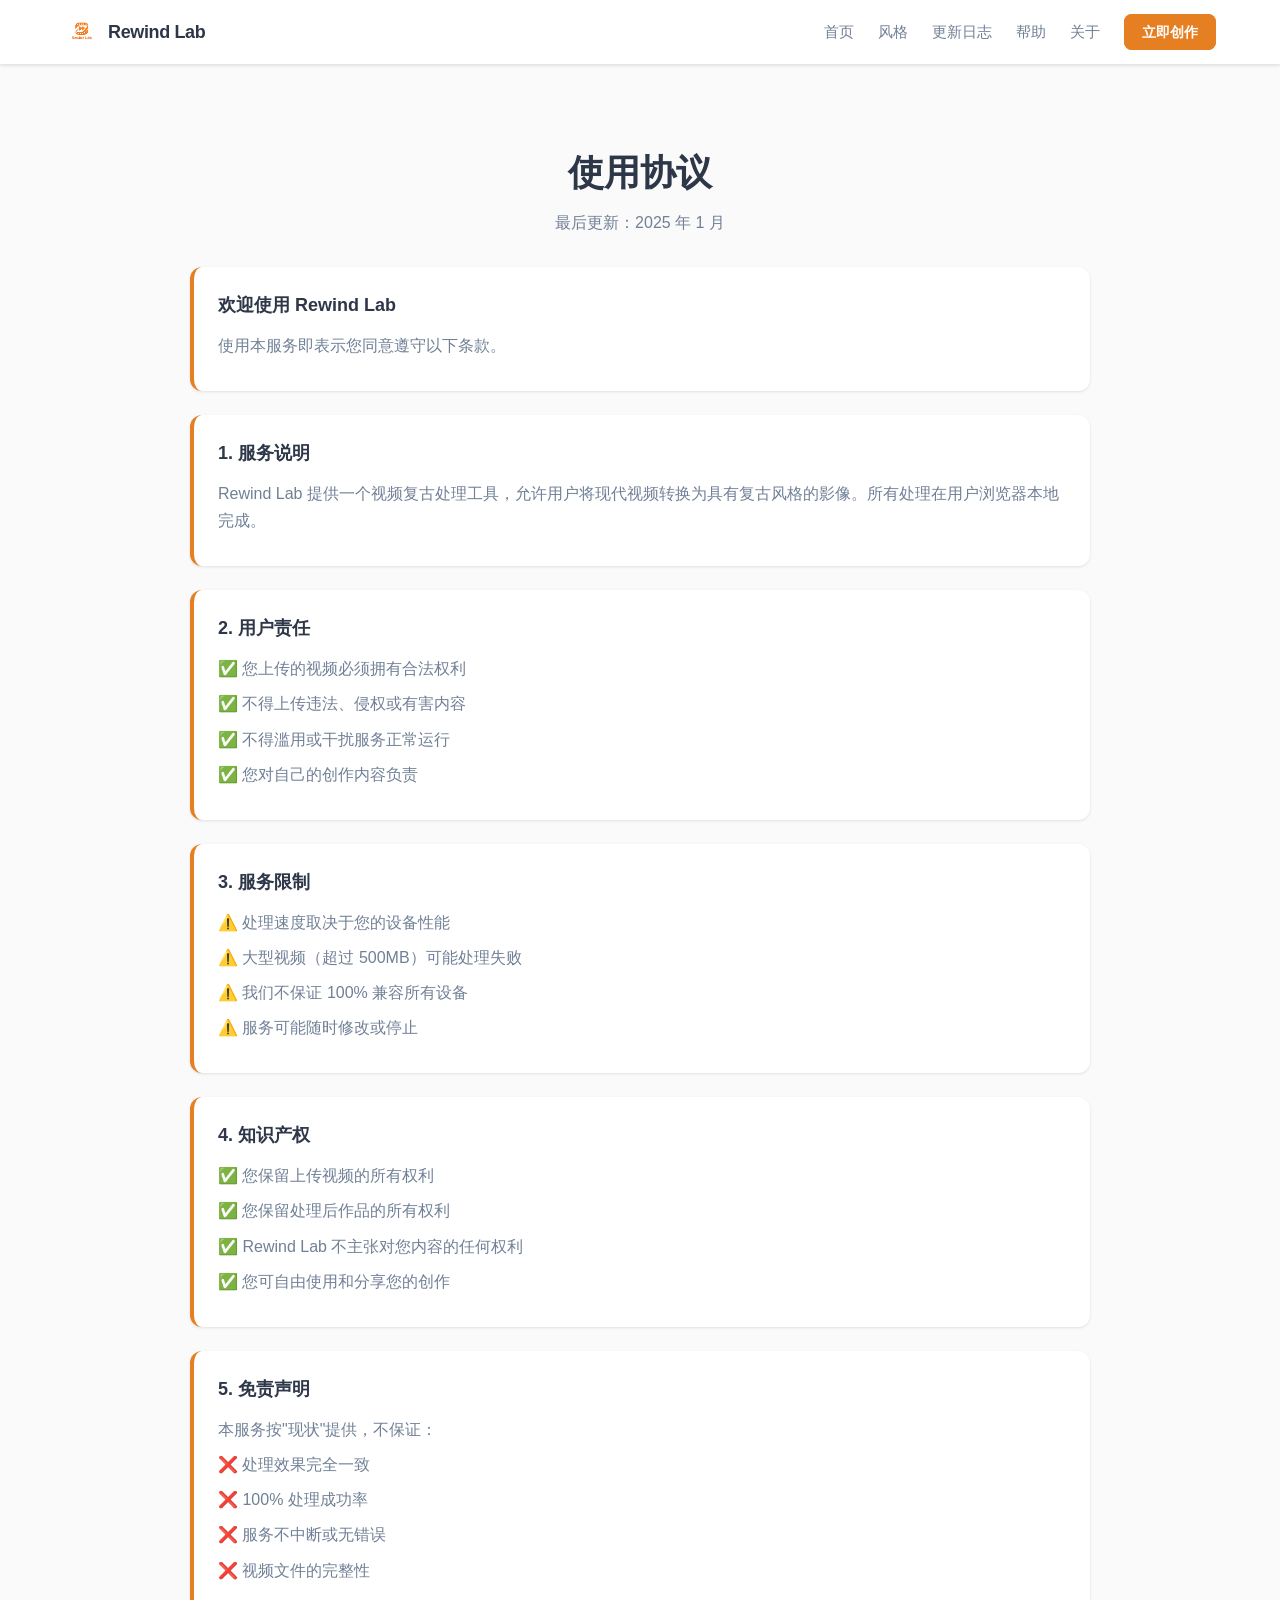
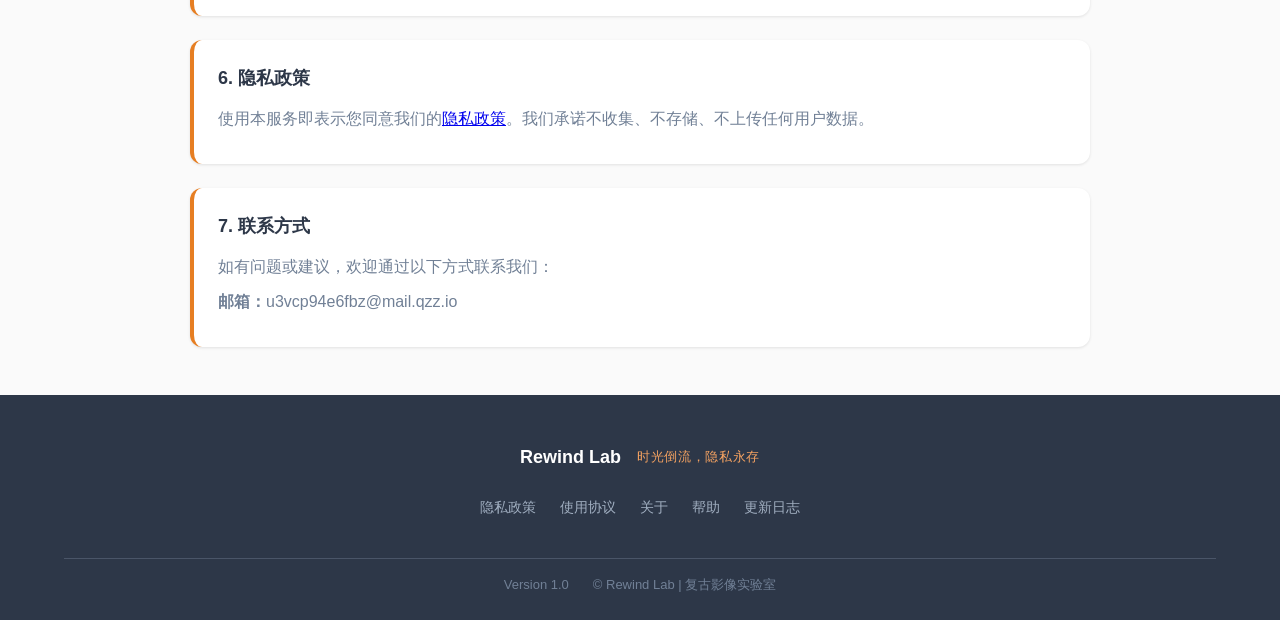
<file: terms.html>
<!DOCTYPE html>
<html lang="zh-CN">
<head>
<meta charset="UTF-8">
<meta name="viewport" content="width=device-width, initial-scale=1.0">
<title>使用协议 | Rewind Lab</title>
<link rel="stylesheet" href="css/global.css">
<link rel="stylesheet" href="css/components/navbar.css">
<link rel="icon" href="assets/images/logo.jpg">
</head>
<body>

<nav class="navbar" id="navbar">
<div class="nav-container">
<div class="nav-brand">
<img src="assets/images/logo.jpg" alt="Rewind Lab Logo" class="nav-logo">
<span class="nav-title">Rewind Lab</span>
</div>
<ul class="nav-menu" id="navMenu">
<li><a href="index.html" class="nav-link">首页</a></li>
<li><a href="styles.html" class="nav-link">风格</a></li>
<li><a href="changelog.html" class="nav-link">更新日志</a></li>
<li><a href="help.html" class="nav-link">帮助</a></li>
<li><a href="about.html" class="nav-link">关于</a></li>
<li><a href="create.html" class="nav-btn nav-btn-primary">立即创作</a></li>
</ul>
<button class="nav-toggle" id="navToggle"><span class="hamburger-line"></span><span class="hamburger-line"></span><span class="hamburger-line"></span></button>
</div>
</nav>

<main class="page-main">
<div class="container">
<div class="page-hero">
<h1>使用协议</h1>
<p>最后更新：2025 年 1 月</p>
</div>

<div class="page-content">

<div class="info-card">
<h2>欢迎使用 Rewind Lab</h2>
<p>使用本服务即表示您同意遵守以下条款。</p>
</div>

<div class="info-card">
<h2>1. 服务说明</h2>
<p>Rewind Lab 提供一个视频复古处理工具，允许用户将现代视频转换为具有复古风格的影像。所有处理在用户浏览器本地完成。</p>
</div>

<div class="info-card">
<h2>2. 用户责任</h2>
<ul style="list-style:none;padding:0;margin:0">
<li>✅ 您上传的视频必须拥有合法权利</li>
<li>✅ 不得上传违法、侵权或有害内容</li>
<li>✅ 不得滥用或干扰服务正常运行</li>
<li>✅ 您对自己的创作内容负责</li>
</ul>
</div>

<div class="info-card">
<h2>3. 服务限制</h2>
<ul style="list-style:none;padding:0;margin:0">
<li>⚠️ 处理速度取决于您的设备性能</li>
<li>⚠️ 大型视频（超过 500MB）可能处理失败</li>
<li>⚠️ 我们不保证 100% 兼容所有设备</li>
<li>⚠️ 服务可能随时修改或停止</li>
</ul>
</div>

<div class="info-card">
<h2>4. 知识产权</h2>
<ul style="list-style:none;padding:0;margin:0">
<li>✅ 您保留上传视频的所有权利</li>
<li>✅ 您保留处理后作品的所有权利</li>
<li>✅ Rewind Lab 不主张对您内容的任何权利</li>
<li>✅ 您可自由使用和分享您的创作</li>
</ul>
</div>

<div class="info-card">
<h2>5. 免责声明</h2>
<p>本服务按"现状"提供，不保证：</p>
<ul style="list-style:none;padding:0;margin:0">
<li>❌ 处理效果完全一致</li>
<li>❌ 100% 处理成功率</li>
<li>❌ 服务不中断或无错误</li>
<li>❌ 视频文件的完整性</li>
</ul>
</div>

<div class="info-card">
<h2>6. 隐私政策</h2>
<p>使用本服务即表示您同意我们的<a href="privacy.html">隐私政策</a>。我们承诺不收集、不存储、不上传任何用户数据。</p>
</div>

<div class="info-card">
<h2>7. 联系方式</h2>
<p>如有问题或建议，欢迎通过以下方式联系我们：</p>
<p><strong>邮箱：</strong>u3vcp94e6fbz@mail.qzz.io</p>
</div>

</div>
</div>
</main>

<footer class="footer">
<div class="container">
<div class="footer-content">
<div class="footer-brand">
<span>Rewind Lab</span>
<span class="footer-tagline">时光倒流，隐私永存</span>
</div>
<div class="footer-links">
<a href="privacy.html">隐私政策</a>
<a href="terms.html">使用协议</a>
<a href="about.html">关于</a>
<a href="help.html">帮助</a>
<a href="changelog.html">更新日志</a>
</div>
<div class="footer-meta">
<p>Version 1.0</p>
<p>© Rewind Lab | 复古影像实验室</p>
</div>
</div>
</div>
</footer>

<script src="js/modules/navbar.js"></script>
</body>
</html>
</file>
<file: css/global.css>
/* ============================================
   Rewind Lab - Global Styles V1.0
   品牌色: 🟠 暖琥珀 #E67E22
   ============================================ */

/* ===== CSS 变量 ===== */
:root {
    --color-primary: #E67E22;
    --color-primary-dark: #D35400;
    --color-primary-light: #F4A261;
    --color-background: #FFFFFF;
    --color-surface: #FAFAFA;
    --color-text: #2D3748;
    --color-text-light: #718096;
    --color-border: #E2E8F0;
    --color-success: #48BB78;
    --color-error: #E53E3E;
    --space-xs: 4px;
    --space-sm: 8px;
    --space-md: 16px;
    --space-lg: 24px;
    --space-xl: 32px;
    --space-2xl: 48px;
    --radius-sm: 4px;
    --radius-md: 8px;
    --radius-lg: 12px;
    --shadow-sm: 0 1px 3px rgba(0, 0, 0, 0.1);
    --shadow-md: 0 4px 6px rgba(0, 0, 0, 0.1);
    --shadow-lg: 0 10px 15px rgba(0, 0, 0, 0.15);
    --transition-fast: 150ms ease;
    --transition-normal: 250ms ease;
}

/* ===== 重置 ===== */
*, *::before, *::after {
    margin: 0;
    padding: 0;
    box-sizing: border-box;
}

html {
    scroll-behavior: smooth;
}

body {
    font-family: -apple-system, BlinkMacSystemFont, 'Segoe UI', 'PingFang SC', 'Hiragino Sans GB', 'Microsoft YaHei', sans-serif;
    font-size: 16px;
    line-height: 1.6;
    color: var(--color-text);
    background-color: var(--color-background);
    -webkit-font-smoothing: antialiased;
    -moz-osx-font-smoothing: grayscale;
}

/* ===== 通用容器 ===== */
.container {
    max-width: 1200px;
    margin: 0 auto;
    padding: 0 var(--space-lg);
}

/* ===== 导航栏 ===== */
.navbar {
    position: fixed;
    top: 0;
    left: 0;
    right: 0;
    background: var(--color-background);
    border-bottom: 1px solid var(--color-border);
    z-index: 1000;
    box-shadow: var(--shadow-sm);
}

.nav-container {
    max-width: 1200px;
    margin: 0 auto;
    padding: 0 var(--space-lg);
    display: flex;
    align-items: center;
    justify-content: space-between;
    height: 64px;
}

.nav-brand {
    display: flex;
    align-items: center;
    gap: var(--space-sm);
}

.nav-logo {
    width: 36px;
    height: 36px;
    object-fit: contain;
}

.nav-title {
    font-size: 18px;
    font-weight: 700;
    color: var(--color-text);
    letter-spacing: -0.02em;
}

.nav-menu {
    display: flex;
    align-items: center;
    gap: var(--space-lg);
    list-style: none;
}

.nav-link {
    color: var(--color-text-light);
    text-decoration: none;
    font-size: 15px;
    font-weight: 500;
    transition: color var(--transition-fast);
    padding: 8px 0;
}

.nav-link:hover,
.nav-link.active {
    color: var(--color-primary);
}

.nav-btn {
    padding: 8px 16px;
    font-size: 14px;
    border-radius: var(--radius-md);
    text-decoration: none;
    font-weight: 600;
    transition: all var(--transition-fast);
    border: 2px solid transparent;
}

.nav-btn-primary {
    background: var(--color-primary);
    color: #fff;
    border-color: var(--color-primary);
}

.nav-btn-primary:hover {
    background: var(--color-primary-dark);
    border-color: var(--color-primary-dark);
}

.nav-toggle {
    display: none;
    flex-direction: column;
    gap: 5px;
    padding: var(--space-sm);
    background: none;
    border: none;
    cursor: pointer;
}

.hamburger-line {
    display: block;
    width: 22px;
    height: 2px;
    background: var(--color-text);
    transition: all var(--transition-normal);
    border-radius: 1px;
}

/* ===== Hero 首屏 ===== */
.hero {
    padding: var(--space-2xl) 0;
    min-height: 60vh;
    display: flex;
    align-items: center;
    justify-content: center;
    background: linear-gradient(180deg, var(--color-background) 0%, var(--color-surface) 100%);
    margin-top: 64px;
}

.hero-container {
    max-width: 800px;
    margin: 0 auto;
    padding: var(--space-xl);
    text-align: center;
}

.hero-title {
    font-size: 48px;
    font-weight: 700;
    color: var(--color-text);
    margin-bottom: var(--space-md);
    letter-spacing: -0.02em;
}

.hero-subtitle {
    font-size: 28px;
    font-weight: 600;
    color: var(--color-primary);
    margin-bottom: var(--space-sm);
}

.hero-description {
    font-size: 18px;
    color: var(--color-text-light);
    margin-bottom: var(--space-xl);
}

.hero-cta {
    display: flex;
    gap: var(--space-md);
    justify-content: center;
    margin-bottom: var(--space-xl);
    flex-wrap: wrap;
}

.hero-badges {
    display: flex;
    gap: var(--space-sm);
    justify-content: center;
    flex-wrap: wrap;
}

.badge {
    display: inline-flex;
    align-items: center;
    gap: var(--space-xs);
    padding: 6px 12px;
    background: var(--color-surface);
    border: 1px solid var(--color-border);
    border-radius: var(--radius-sm);
    font-size: 14px;
    color: var(--color-text-light);
}

/* ===== 按钮 ===== */
.btn {
    display: inline-flex;
    align-items: center;
    justify-content: center;
    padding: 12px 24px;
    font-size: 16px;
    font-weight: 500;
    border-radius: var(--radius-md);
    cursor: pointer;
    text-decoration: none;
    transition: all var(--transition-normal);
    border: 2px solid transparent;
}

.btn-primary {
    background: var(--color-primary);
    color: #fff;
    border-color: var(--color-primary);
}

.btn-primary:hover {
    background: var(--color-primary-dark);
    border-color: var(--color-primary-dark);
    transform: translateY(-2px);
    box-shadow: var(--shadow-md);
}

.btn-secondary {
    background: transparent;
    color: var(--color-text);
    border-color: var(--color-border);
}

.btn-secondary:hover {
    border-color: var(--color-primary);
    color: var(--color-primary);
}

/* ===== 章节标题 ===== */
.section-title {
    font-size: 32px;
    font-weight: 700;
    text-align: center;
    margin-bottom: var(--space-sm);
}

.section-subtitle {
    font-size: 16px;
    color: var(--color-text-light);
    text-align: center;
    margin-bottom: var(--space-2xl);
}

/* ===== 案例卡片 ===== */
.cases {
    padding: var(--space-2xl) 0;
    background: var(--color-surface);
}

.cases-grid {
    display: grid;
    grid-template-columns: repeat(auto-fit, minmax(280px, 1fr));
    gap: var(--space-lg);
}

.case-card {
    background: var(--color-background);
    border-radius: var(--radius-lg);
    overflow: hidden;
    box-shadow: var(--shadow-sm);
    transition: all var(--transition-normal);
    cursor: pointer;
}

.case-card:hover {
    box-shadow: var(--shadow-lg);
    transform: translateY(-4px);
}

.case-thumbnail {
    height: 160px;
    display: flex;
    align-items: center;
    justify-content: center;
    color: #fff;
    position: relative;
}

.case-label {
    position: absolute;
    top: 12px;
    left: 12px;
    font-size: 12px;
    font-weight: 600;
    background: rgba(0, 0, 0, 0.5);
    padding: 4px 8px;
    border-radius: var(--radius-sm);
    letter-spacing: 0.1em;
}

.case-icon {
    opacity: 0.8;
}

.case-info {
    padding: var(--space-lg);
}

.case-info h3 {
    font-size: 18px;
    font-weight: 600;
    margin-bottom: var(--space-xs);
}

.case-era {
    font-size: 13px;
    color: var(--color-primary);
    font-weight: 500;
    margin-bottom: var(--space-xs);
}

.case-features {
    font-size: 14px;
    color: var(--color-text-light);
}

/* ===== 承诺卡片 ===== */
.promises {
    padding: var(--space-2xl) 0;
}

.promises-grid {
    display: grid;
    grid-template-columns: repeat(auto-fit, minmax(240px, 1fr));
    gap: var(--space-lg);
}

.promise-card {
    text-align: center;
    padding: var(--space-xl);
    background: var(--color-surface);
    border-radius: var(--radius-lg);
    transition: all var(--transition-normal);
}

.promise-card:hover {
    box-shadow: var(--shadow-md);
    transform: translateY(-2px);
}

.promise-icon {
    color: var(--color-primary);
    margin-bottom: var(--space-md);
    font-size: 32px;
}

.promise-card h3 {
    font-size: 16px;
    font-weight: 600;
    margin-bottom: var(--space-sm);
}

.promise-card p {
    font-size: 14px;
    color: var(--color-text-light);
}

/* ===== 页脚 ===== */
.footer {
    background: var(--color-text);
    color: #fff;
    padding: var(--space-2xl) 0 var(--space-lg);
    margin-top: auto;
}

.footer-content {
    display: flex;
    flex-direction: column;
    align-items: center;
    gap: var(--space-lg);
    text-align: center;
}

.footer-brand {
    display: flex;
    align-items: center;
    gap: var(--space-sm);
    font-size: 18px;
    font-weight: 600;
}

.footer-logo {
    width: 32px;
    height: 32px;
    filter: brightness(0) invert(1);
}

.footer-tagline {
    margin-left: var(--space-sm);
    font-size: 13px;
    font-weight: 400;
    color: var(--color-primary-light);
    letter-spacing: 0.05em;
}

.footer-links {
    display: flex;
    gap: var(--space-lg);
    flex-wrap: wrap;
    justify-content: center;
}

.footer-links a {
    color: #A0AEC0;
    text-decoration: none;
    font-size: 14px;
    transition: color var(--transition-fast);
}

.footer-links a:hover {
    color: var(--color-primary-light);
}

.footer-meta {
    display: flex;
    gap: var(--space-lg);
    font-size: 13px;
    color: #718096;
    margin-top: var(--space-md);
    padding-top: var(--space-md);
    border-top: 1px solid #4A5568;
    width: 100%;
    justify-content: center;
}

/* ===== 通用页面样式 ===== */
.page-main {
    padding-top: 96px;
    padding-bottom: 48px;
    min-height: calc(100vh - 64px);
    background: var(--color-surface);
}

.page-hero {
    text-align: center;
    padding: 48px 0 32px;
}

.page-hero h1 {
    font-size: 36px;
    font-weight: 700;
    color: var(--color-text);
    margin-bottom: 8px;
}

.page-hero p {
    font-size: 16px;
    color: var(--color-text-light);
}

.page-content {
    max-width: 900px;
    margin: 0 auto;
    display: grid;
    gap: 24px;
}

.info-card {
    background: var(--color-background);
    padding: 24px;
    border-radius: var(--radius-lg);
    box-shadow: var(--shadow-sm);
    border-left: 4px solid var(--color-primary);
}

.info-card h2 {
    font-size: 18px;
    font-weight: 700;
    color: var(--color-text);
    margin-bottom: 12px;
}

.info-card p,
.info-card li {
    color: var(--color-text-light);
    line-height: 1.7;
    margin-bottom: 8px;
}

/* ===== 更新日志专用 ===== */
.changelog-grid {
    display: grid;
    gap: 24px;
}

.changelog-item {
    background: var(--color-background);
    padding: 24px;
    border-radius: var(--radius-lg);
    box-shadow: var(--shadow-sm);
    border-left: 4px solid var(--color-primary);
}

.changelog-version {
    display: flex;
    align-items: center;
    gap: 12px;
    margin-bottom: 12px;
}

.version-badge {
    padding: 4px 12px;
    background: var(--color-primary);
    color: #fff;
    border-radius: 12px;
    font-size: 13px;
    font-weight: 600;
}

.version-date {
    font-size: 13px;
    color: var(--color-text-light);
}

.changelog-title {
    font-size: 16px;
    font-weight: 600;
    color: var(--color-text);
    margin-bottom: 8px;
}

.changelog-list {
    list-style: none;
    padding: 0;
}

.changelog-list li {
    padding: 4px 0;
    padding-left: 20px;
    position: relative;
    color: var(--color-text-light);
    font-size: 14px;
}

.changelog-list li::before {
    content: "•";
    position: absolute;
    left: 0;
    color: var(--color-primary);
}

/* ===== 响应式适配 ===== */
@media (max-width: 768px) {
    .nav-container {
        padding: 0 var(--space-md);
    }

    .nav-toggle {
        display: flex;
    }

    .nav-menu {
        position: fixed;
        top: 64px;
        left: 0;
        right: 0;
        background: var(--color-background);
        flex-direction: column;
        padding: var(--space-lg);
        border-bottom: 1px solid var(--color-border);
        box-shadow: var(--shadow-lg);
        transform: translateY(-100%);
        opacity: 0;
        visibility: hidden;
        transition: all var(--transition-normal);
    }

    .nav-menu.active {
        transform: translateY(0);
        opacity: 1;
        visibility: visible;
    }

    .nav-menu li {
        width: 100%;
    }

    .nav-link {
        display: block;
        padding: var(--space-md) 0;
        font-size: 16px;
        border-bottom: 1px solid var(--color-border);
    }

    .nav-link:last-child {
        border-bottom: none;
    }

    .nav-btn {
        width: 100%;
        text-align: center;
        margin-top: var(--space-sm);
    }

    .hero {
        padding: var(--space-lg) 0;
        min-height: auto;
    }

    .hero-title {
        font-size: 36px;
    }

    .hero-subtitle {
        font-size: 22px;
    }

    .hero-cta {
        flex-direction: column;
        align-items: center;
    }

    .hero-cta .btn {
        width: 100%;
        max-width: 280px;
    }

    .section-title {
        font-size: 26px;
    }

    .cases-grid,
    .promises-grid {
        grid-template-columns: 1fr;
    }

    .info-card {
        padding: 20px;
    }

    .changelog-version {
        flex-direction: column;
        align-items: flex-start;
    }
}

@media (max-width: 480px) {
    .container {
        padding: 0 var(--space-md);
    }

    .hero-title {
        font-size: 30px;
    }

    .badge {
        font-size: 12px;
        padding: 4px 8px;
    }

    .page-hero h1 {
        font-size: 28px;
    }
}
</file>
<file: css/components/navbar.css>
/* ============================================
   Rewind Lab - Navbar Component
   ============================================ */

.navbar {
    position: fixed;
    top: 0;
    left: 0;
    right: 0;
    background: var(--color-background);
    border-bottom: 1px solid var(--color-border);
    z-index: 1000;
    box-shadow: var(--shadow-sm);
}

.nav-container {
    max-width: 1200px;
    margin: 0 auto;
    padding: 0 var(--space-lg);
    display: flex;
    align-items: center;
    justify-content: space-between;
    height: 64px;
}

.nav-brand {
    display: flex;
    align-items: center;
    gap: var(--space-sm);
}

.nav-logo {
    width: 36px;
    height: 36px;
}

.nav-title {
    font-size: 18px;
    font-weight: 700;
    color: var(--color-text);
    letter-spacing: -0.02em;
}

.nav-menu {
    display: flex;
    align-items: center;
    gap: var(--space-lg);
    list-style: none;
}

.nav-link {
    color: var(--color-text-light);
    text-decoration: none;
    font-size: 15px;
    font-weight: 500;
    transition: color var(--transition-fast);
}

.nav-link:hover,
.nav-link.active {
    color: var(--color-primary);
}

.nav-btn {
    padding: 8px 16px;
    font-size: 14px;
    border-radius: var(--radius-md);
    text-decoration: none;
    font-weight: 600;
    transition: all var(--transition-fast);
}

.nav-btn-primary {
    background: var(--color-primary);
    color: #fff;
}

.nav-btn-primary:hover {
    background: var(--color-primary-dark);
}

/* 汉堡菜单按钮（移动端） */
.nav-toggle {
    display: none;
    flex-direction: column;
    gap: 5px;
    padding: var(--space-sm);
    background: none;
    border: none;
    cursor: pointer;
}

.hamburger-line {
    display: block;
    width: 22px;
    height: 2px;
    background: var(--color-text);
    transition: all var(--transition-normal);
    border-radius: 1px;
}

/* 移动端样式 */
@media (max-width: 768px) {
    .nav-container {
        padding: 0 var(--space-md);
    }

    .nav-toggle {
        display: flex;
    }

    .nav-menu {
        position: fixed;
        top: 64px;
        left: 0;
        right: 0;
        background: var(--color-background);
        flex-direction: column;
        padding: var(--space-lg);
        border-bottom: 1px solid var(--color-border);
        box-shadow: var(--shadow-lg);
        transform: translateY(-100%);
        opacity: 0;
        visibility: hidden;
        transition: all var(--transition-normal);
    }

    .nav-menu.active {
        transform: translateY(0);
        opacity: 1;
        visibility: visible;
    }

    .nav-menu li {
        width: 100%;
    }

    .nav-link {
        display: block;
        padding: var(--space-md) 0;
        font-size: 16px;
        border-bottom: 1px solid var(--color-border);
    }

    .nav-link:last-child {
        border-bottom: none;
    }

    .nav-btn {
        width: 100%;
        text-align: center;
        margin-top: var(--space-sm);
    }

    /* 汉堡按钮动画 */
    .nav-toggle.active .hamburger-line:nth-child(1) {
        transform: rotate(45deg) translate(5px, 5px);
    }

    .nav-toggle.active .hamburger-line:nth-child(2) {
        opacity: 0;
    }

    .nav-toggle.active .hamburger-line:nth-child(3) {
        transform: rotate(-45deg) translate(7px, -6px);
    }
   /* iPad 分屏模式触摸反馈 */
.nav-toggle {
    -webkit-tap-highlight-color: transparent;
    touch-action: manipulation;
    cursor: pointer;
}

.nav-toggle:active {
    transform: scale(0.95);
}

/* 确保汉堡菜单在移动端可见 */
@media (max-width: 768px) {
    .nav-toggle {
        display: flex !important;
        z-index: 1001;
        background: var(--color-background);
    }
    
    .nav-menu {
        z-index: 1001;
    }
}
}
</file>
<file: css/components/create.css>
/* 加载横幅 */
.loading-banner {
    display: flex;
    align-items: center;
    justify-content: center;
    gap: 16px;
    padding: 24px;
    background: var(--color-surface);
    border-radius: var(--radius-lg);
    margin-bottom: 24px;
}

.loading-spinner {
    width: 24px;
    height: 24px;
    border: 3px solid var(--color-border);
    border-top-color: var(--color-primary);
    border-radius: 50%;
    animation: spin 1s linear infinite;
}

@keyframes spin {
    to { transform: rotate(360deg); }
}

.loading-banner span {
    color: var(--color-text-light);
}

/* 处理信息 */
.process-info {
    margin-top: 16px;
    padding: 16px;
    background: rgba(230, 126, 34, 0.05);
    border-radius: var(--radius-md);
    border-left: 3px solid var(--color-primary);
    font-size: 13px;
    color: var(--color-text-light);
    line-height: 1.8;
}

.process-info:not(.hidden) {
    display: block;
}

.file-meta {
    display: flex;
    align-items: center;
    gap: 12px;
}

/* 进度区域 */
.progress-section {
    padding: 16px;
    background: var(--color-surface);
    border-radius: var(--radius-md);
    margin-top: 16px;
}

.progress-section:not(.hidden) {
    display: block;
}

.progress-header {
    display: flex;
    justify-content: space-between;
    font-size: 13px;
    color: var(--color-text-light);
    margin-bottom: 8px;
}

.progress-bar {
    height: 8px;
    background: var(--color-border);
    border-radius: 4px;
    overflow: hidden;
    margin-bottom: 8px;
}

.progress-fill {
    height: 100%;
    background: linear-gradient(90deg, var(--color-primary), var(--color-primary-dark));
    width: 0%;
    transition: width 0.3s ease;
    border-radius: 4px;
}

.progress-status {
    font-size: 12px;
    color: var(--color-text-light);
    text-align: center;
}

/* 进度区域默认隐藏 */
.progress-section,
.process-info {
    display: none;
}

.progress-section:not(.hidden),
.process-info:not(.hidden) {
    display: block;
}

/* 上传区域 */
.upload-zone {
    border: 2px dashed var(--color-border);
    border-radius: var(--radius-lg);
    padding: 48px 24px;
    text-align: center;
    background: var(--color-surface);
    cursor: pointer;
    transition: all var(--transition-normal);
}

.upload-zone:hover,
.upload-zone.dragover {
    border-color: var(--color-primary);
    background: rgba(230, 126, 34, 0.05);
}

.upload-icon {
    color: var(--color-primary);
    margin-bottom: 16px;
}

.upload-text {
    font-size: 16px;
    font-weight: 600;
    color: var(--color-text);
    margin-bottom: 8px;
}

.upload-hint {
    font-size: 13px;
    color: var(--color-text-light);
}

/* 文件信息 */
.file-info {
    background: var(--color-surface);
    border-radius: var(--radius-md);
    padding: 16px;
    margin-top: 16px;
}

.file-info.hidden {
    display: none;
}

.file-header {
    display: flex;
    align-items: center;
    gap: 8px;
    color: var(--color-text);
    margin-bottom: 8px;
}

.file-header svg {
    color: var(--color-primary);
}

.file-meta {
    display: flex;
    align-items: center;
    gap: 12px;
}

.file-meta span {
    font-size: 13px;
    color: var(--color-text-light);
}

/* 按钮样式 */
.btn-sm {
    padding: 6px 12px;
    font-size: 12px;
    border-radius: var(--radius-sm);
    border: 1px solid var(--color-border);
    background: transparent;
    color: var(--color-text-light);
    cursor: pointer;
    transition: all var(--transition-fast);
    margin-left: auto;
}

.btn-sm:hover {
    border-color: var(--color-error);
    color: var(--color-error);
}

/* 预览区域 */
.preview-section {
    margin-top: 24px;
}

.preview-section.hidden {
    display: none;
}

.preview-section h3 {
    font-size: 16px;
    font-weight: 600;
    color: var(--color-text);
    margin-bottom: 12px;
}

.preview-container {
    background: #000;
    border-radius: var(--radius-md);
    overflow: hidden;
    aspect-ratio: 16/9;
}

/* 工作区布局 */
.create-workspace {
    display: grid;
    grid-template-columns: 1.2fr 1fr;
    gap: 24px;
    max-width: 1200px;
    margin: 0 auto;
}

.workspace-left,
.workspace-right {
    background: var(--color-background);
    border-radius: var(--radius-lg);
    padding: 24px;
    box-shadow: var(--shadow-sm);
}

/* 风格选择器 */
.style-selector h3,
.param-panel h3 {
    font-size: 16px;
    font-weight: 600;
    color: var(--color-text);
    margin-bottom: 12px;
}

.style-grid {
    display: grid;
    grid-template-columns: repeat(2, 1fr);
    gap: 12px;
}

.style-card {
    cursor: pointer;
    border: 2px solid transparent;
    border-radius: var(--radius-md);
    overflow: hidden;
    transition: all var(--transition-normal);
}

.style-card:hover {
    transform: translateY(-2px);
}

.style-card.selected {
    border-color: var(--color-primary);
    box-shadow: 0 0 0 3px rgba(230, 126, 34, 0.2);
}

.style-thumbnail {
    height: 80px;
    display: flex;
    align-items: center;
    justify-content: center;
    color: #fff;
    position: relative;
}

.case-label {
    position: absolute;
    top: 6px;
    left: 6px;
    font-size: 10px;
    font-weight: 600;
    background: rgba(0, 0, 0, 0.5);
    padding: 2px 6px;
    border-radius: var(--radius-sm);
}

.style-info {
    padding: 10px;
    background: var(--color-surface);
    text-align: center;
}

.style-info h4 {
    font-size: 12px;
    font-weight: 600;
    color: var(--color-text);
    margin-bottom: 2px;
}

.style-info p {
    font-size: 10px;
    color: var(--color-text-light);
}

/* 参数面板 */
.param-panel {
    margin-top: 20px;
}

.param-group {
    margin-bottom: 16px;
}

.param-group label {
    display: block;
    font-size: 13px;
    color: var(--color-text-light);
    margin-bottom: 6px;
}

.slider {
    width: 100%;
    height: 6px;
    border-radius: 3px;
    background: var(--color-border);
    outline: none;
    -webkit-appearance: none;
}

.slider::-webkit-slider-thumb {
    -webkit-appearance: none;
    width: 18px;
    height: 18px;
    border-radius: 50%;
    background: var(--color-primary);
    cursor: pointer;
}

.slider::-moz-range-thumb {
    width: 18px;
    height: 18px;
    border-radius: 50%;
    background: var(--color-primary);
    cursor: pointer;
    border: none;
}

.slider-value {
    display: inline-block;
    margin-top: 4px;
    font-size: 12px;
    color: var(--color-primary);
    font-weight: 600;
}

/* 操作面板 */
.action-panel {
    display: flex;
    flex-direction: column;
    gap: 12px;
    margin-top: 20px;
}

.btn-lg {
    padding: 14px 24px;
    font-size: 15px;
    border-radius: var(--radius-md);
    display: flex;
    align-items: center;
    justify-content: center;
    gap: 8px;
}

.btn-lg:disabled {
    opacity: 0.5;
    cursor: not-allowed;
}

/* 功能卡片 */
.create-features {
    display: grid;
    grid-template-columns: repeat(3, 1fr);
    gap: 20px;
    max-width: 1200px;
    margin: 32px auto 0;
}

.feature-card {
    background: var(--color-background);
    padding: 20px;
    border-radius: var(--radius-lg);
    box-shadow: var(--shadow-sm);
    border-top: 3px solid var(--color-primary);
}

.feature-card svg {
    color: var(--color-primary);
    margin-bottom: 12px;
}

.feature-card h4 {
    font-size: 14px;
    font-weight: 600;
    color: var(--color-text);
    margin-bottom: 6px;
}

.feature-card p {
    font-size: 12px;
    color: var(--color-text-light);
    line-height: 1.5;
}

/* 响应式 */
@media (max-width: 992px) {
    .create-workspace {
        grid-template-columns: 1fr;
    }
    .create-features {
        grid-template-columns: 1fr;
    }
}

@media (max-width: 768px) {
    .style-grid {
        grid-template-columns: repeat(4, 1fr);
    }
    .style-thumbnail {
        height: 60px;
    }
    .action-panel {
        flex-direction: row;
    }
    .btn-lg {
        flex: 1;
        padding: 12px 16px;
        font-size: 13px;
    }
}
</file>
<file: css/pages/styles.css>
/* ============================================
   Rewind Lab - Styles Page (风格图鉴)
   ============================================ */

.styles-main {
    padding-top: 64px; /* 避开固定导航栏 */
}

/* Hero 区域 */
.styles-hero {
    padding: 48px 0 32px;
    text-align: center;
    background: linear-gradient(180deg, var(--color-background) 0%, var(--color-surface) 100%);
}

.styles-title {
    font-size: 36px;
    font-weight: 700;
    color: var(--color-text);
    margin-bottom: 12px;
}

.styles-subtitle {
    font-size: 16px;
    color: var(--color-text-light);
    margin-bottom: 8px;
}

.styles-quote {
    font-size: 14px;
    color: var(--color-primary);
    font-style: italic;
    font-weight: 500;
}

/* 筛选栏 */
.styles-filter {
    position: sticky;
    top: 64px;
    z-index: 100;
    background: var(--color-background);
    border-bottom: 1px solid var(--color-border);
    padding: 16px 0;
    backdrop-filter: blur(8px);
}

.filter-tabs {
    display: flex;
    gap: 8px;
    justify-content: center;
    flex-wrap: wrap;
    margin-bottom: 12px;
}

.filter-tab {
    padding: 8px 16px;
    background: transparent;
    border: 1px solid var(--color-border);
    border-radius: 20px;
    font-size: 14px;
    color: var(--color-text-light);
    cursor: pointer;
    transition: all var(--transition-fast);
}

.filter-tab:hover {
    border-color: var(--color-primary);
    color: var(--color-primary);
}

.filter-tab.active {
    background: var(--color-primary);
    border-color: var(--color-primary);
    color: #fff;
}

.filter-search {
    max-width: 400px;
    margin: 0 auto;
    display: flex;
    align-items: center;
    gap: 8px;
    padding: 8px 16px;
    background: var(--color-surface);
    border: 1px solid var(--color-border);
    border-radius: 8px;
    color: var(--color-text-light);
}

.filter-search input {
    flex: 1;
    border: none;
    background: transparent;
    outline: none;
    font-size: 14px;
    color: var(--color-text);
}

/* 风格网格 */
.styles-content {
    padding: 32px 0 48px;
}

.styles-grid {
    display: grid;
    grid-template-columns: repeat(auto-fill, minmax(320px, 1fr));
    gap: 24px;
}

.style-item {
    animation: fadeIn 0.4s ease;
}

.style-card {
    background: var(--color-background);
    border-radius: var(--radius-lg);
    overflow: hidden;
    box-shadow: var(--shadow-sm);
    border: 2px solid transparent;
    transition: all var(--transition-normal);
    cursor: pointer;
    position: relative;
}

.style-card:hover {
    box-shadow: var(--shadow-lg);
    transform: translateY(-4px);
    border-color: var(--color-primary-light);
}

.style-thumbnail {
    height: 140px;
    display: flex;
    align-items: center;
    justify-content: center;
    color: #fff;
    position: relative;
}

.style-era-badge {
    position: absolute;
    top: 12px;
    left: 12px;
    background: rgba(0, 0, 0, 0.6);
    color: #fff;
    padding: 4px 10px;
    border-radius: 12px;
    font-size: 11px;
    font-weight: 600;
    letter-spacing: 0.05em;
}

.style-icon {
    opacity: 0.9;
}

.style-body {
    padding: 20px;
}

.style-name {
    font-size: 18px;
    font-weight: 700;
    color: var(--color-text);
    margin-bottom: 2px;
}

.style-en {
    font-size: 12px;
    color: var(--color-primary);
    font-weight: 500;
    letter-spacing: 0.05em;
    margin-bottom: 12px;
}

.style-features {
    display: flex;
    flex-wrap: wrap;
    gap: 6px;
    margin-bottom: 12px;
}

.feature-tag {
    display: inline-block;
    padding: 4px 8px;
    background: var(--color-surface);
    border: 1px solid var(--color-border);
    border-radius: 4px;
    font-size: 11px;
    color: var(--color-text-light);
}

.style-story {
    font-size: 13px;
    color: var(--color-text-light);
    line-height: 1.6;
    margin-bottom: 12px;
    font-style: italic;
}

.style-use {
    font-size: 12px;
    color: var(--color-text-light);
    padding: 10px;
    background: var(--color-surface);
    border-radius: var(--radius-sm);
    border-left: 3px solid var(--color-primary);
}

.style-use strong {
    color: var(--color-primary);
}

.style-detail-btn {
    width: 100%;
    padding: 12px;
    background: transparent;
    border: none;
    border-top: 1px solid var(--color-border);
    color: var(--color-primary);
    font-weight: 600;
    font-size: 14px;
    cursor: pointer;
    transition: all var(--transition-fast);
}

.style-detail-btn:hover {
    background: var(--color-surface);
}

/* 空状态 */
.empty-state {
    text-align: center;
    padding: 48px 24px;
    color: var(--color-text-light);
    grid-column: 1 / -1;
}

.empty-state svg {
    margin-bottom: 16px;
    opacity: 0.5;
}

.empty-state p {
    margin-bottom: 24px;
    font-size: 16px;
}

.empty-state.hidden {
    display: none;
}

/* 详情弹窗 */
.style-modal {
    position: fixed;
    top: 0;
    left: 0;
    right: 0;
    bottom: 0;
    z-index: 2000;
    display: flex;
    align-items: center;
    justify-content: center;
    padding: 24px;
    animation: fadeIn 0.3s ease;
}

.style-modal.hidden {
    display: none;
}

.modal-overlay {
    position: absolute;
    top: 0;
    left: 0;
    right: 0;
    bottom: 0;
    background: rgba(0, 0, 0, 0.7);
    backdrop-filter: blur(4px);
}

.modal-content {
    position: relative;
    background: var(--color-background);
    border-radius: var(--radius-lg);
    max-width: 700px;
    width: 100%;
    max-height: 85vh;
    overflow-y: auto;
    box-shadow: var(--shadow-lg);
    animation: slideUp 0.3s ease;
}

@keyframes slideUp {
    from { transform: translateY(20px); opacity: 0; }
    to { transform: translateY(0); opacity: 1; }
}

.modal-close {
    position: absolute;
    top: 16px;
    right: 16px;
    width: 36px;
    height: 36px;
    border-radius: 50%;
    background: var(--color-surface);
    border: none;
    display: flex;
    align-items: center;
    justify-content: center;
    cursor: pointer;
    color: var(--color-text-light);
    z-index: 10;
    transition: all var(--transition-fast);
}

.modal-close:hover {
    background: var(--color-error);
    color: #fff;
}

.modal-header {
    display: flex;
    gap: 20px;
    padding: 24px;
    border-bottom: 1px solid var(--color-border);
    align-items: center;
}

.modal-thumbnail {
    width: 120px;
    height: 120px;
    border-radius: var(--radius-md);
    display: flex;
    align-items: center;
    justify-content: center;
    color: #fff;
    flex-shrink: 0;
}

.modal-info {
    flex: 1;
}

.modal-era {
    display: inline-block;
    padding: 4px 10px;
    background: var(--color-surface);
    border-radius: 12px;
    font-size: 11px;
    color: var(--color-primary);
    font-weight: 600;
    margin-bottom: 8px;
}

.modal-title {
    font-size: 24px;
    font-weight: 700;
    color: var(--color-text);
    margin-bottom: 4px;
}

.modal-en {
    font-size: 12px;
    color: var(--color-text-light);
    margin-bottom: 16px;
    letter-spacing: 0.05em;
}

.modal-body {
    padding: 24px;
}

.modal-section {
    margin-bottom: 24px;
}

.modal-section:last-child {
    margin-bottom: 0;
}

.modal-section h3 {
    font-size: 14px;
    font-weight: 600;
    color: var(--color-primary);
    margin-bottom: 8px;
    letter-spacing: 0.05em;
    text-transform: uppercase;
}

.modal-section p {
    font-size: 14px;
    color: var(--color-text);
    line-height: 1.7;
}

.modal-features {
    display: flex;
    flex-wrap: wrap;
    gap: 8px;
}

.modal-features .feature-tag {
    font-size: 12px;
    padding: 6px 12px;
}

.modal-params {
    display: grid;
    grid-template-columns: repeat(2, 1fr);
    gap: 12px;
}

.param-item {
    background: var(--color-surface);
    padding: 12px;
    border-radius: var(--radius-sm);
}

.param-label {
    font-size: 11px;
    color: var(--color-text-light);
    margin-bottom: 4px;
    text-transform: uppercase;
    letter-spacing: 0.05em;
}

.param-value {
    font-size: 16px;
    font-weight: 600;
    color: var(--color-primary);
}

/* 响应式适配 */
@media (max-width: 768px) {
    .styles-title {
        font-size: 28px;
    }
    .styles-grid {
        grid-template-columns: 1fr;
    }
    .modal-header {
        flex-direction: column;
        text-align: center;
    }
    .modal-content {
        max-height: 90vh;
    }
    .modal-params {
        grid-template-columns: 1fr;
    }
    .filter-tabs {
        gap: 6px;
    }
    .filter-tab {
        padding: 6px 12px;
        font-size: 13px;
    }
}
</file>
